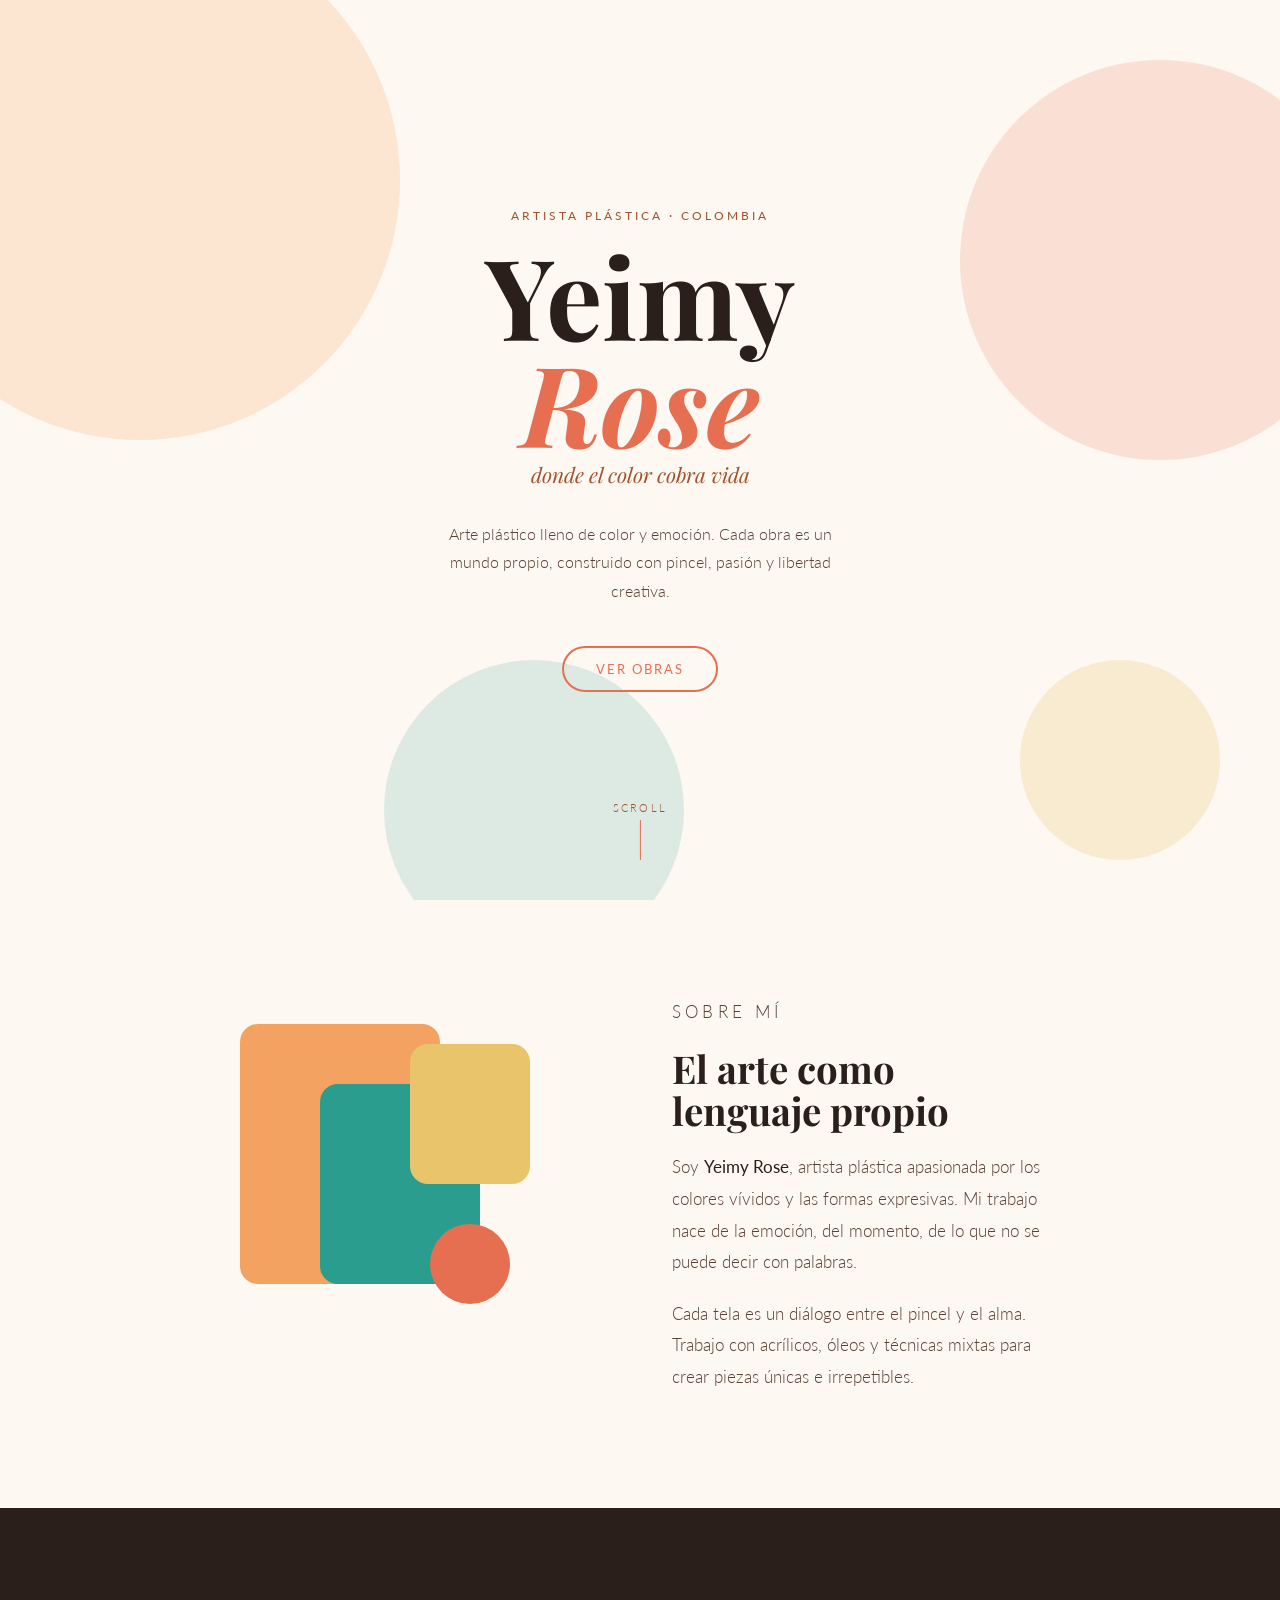
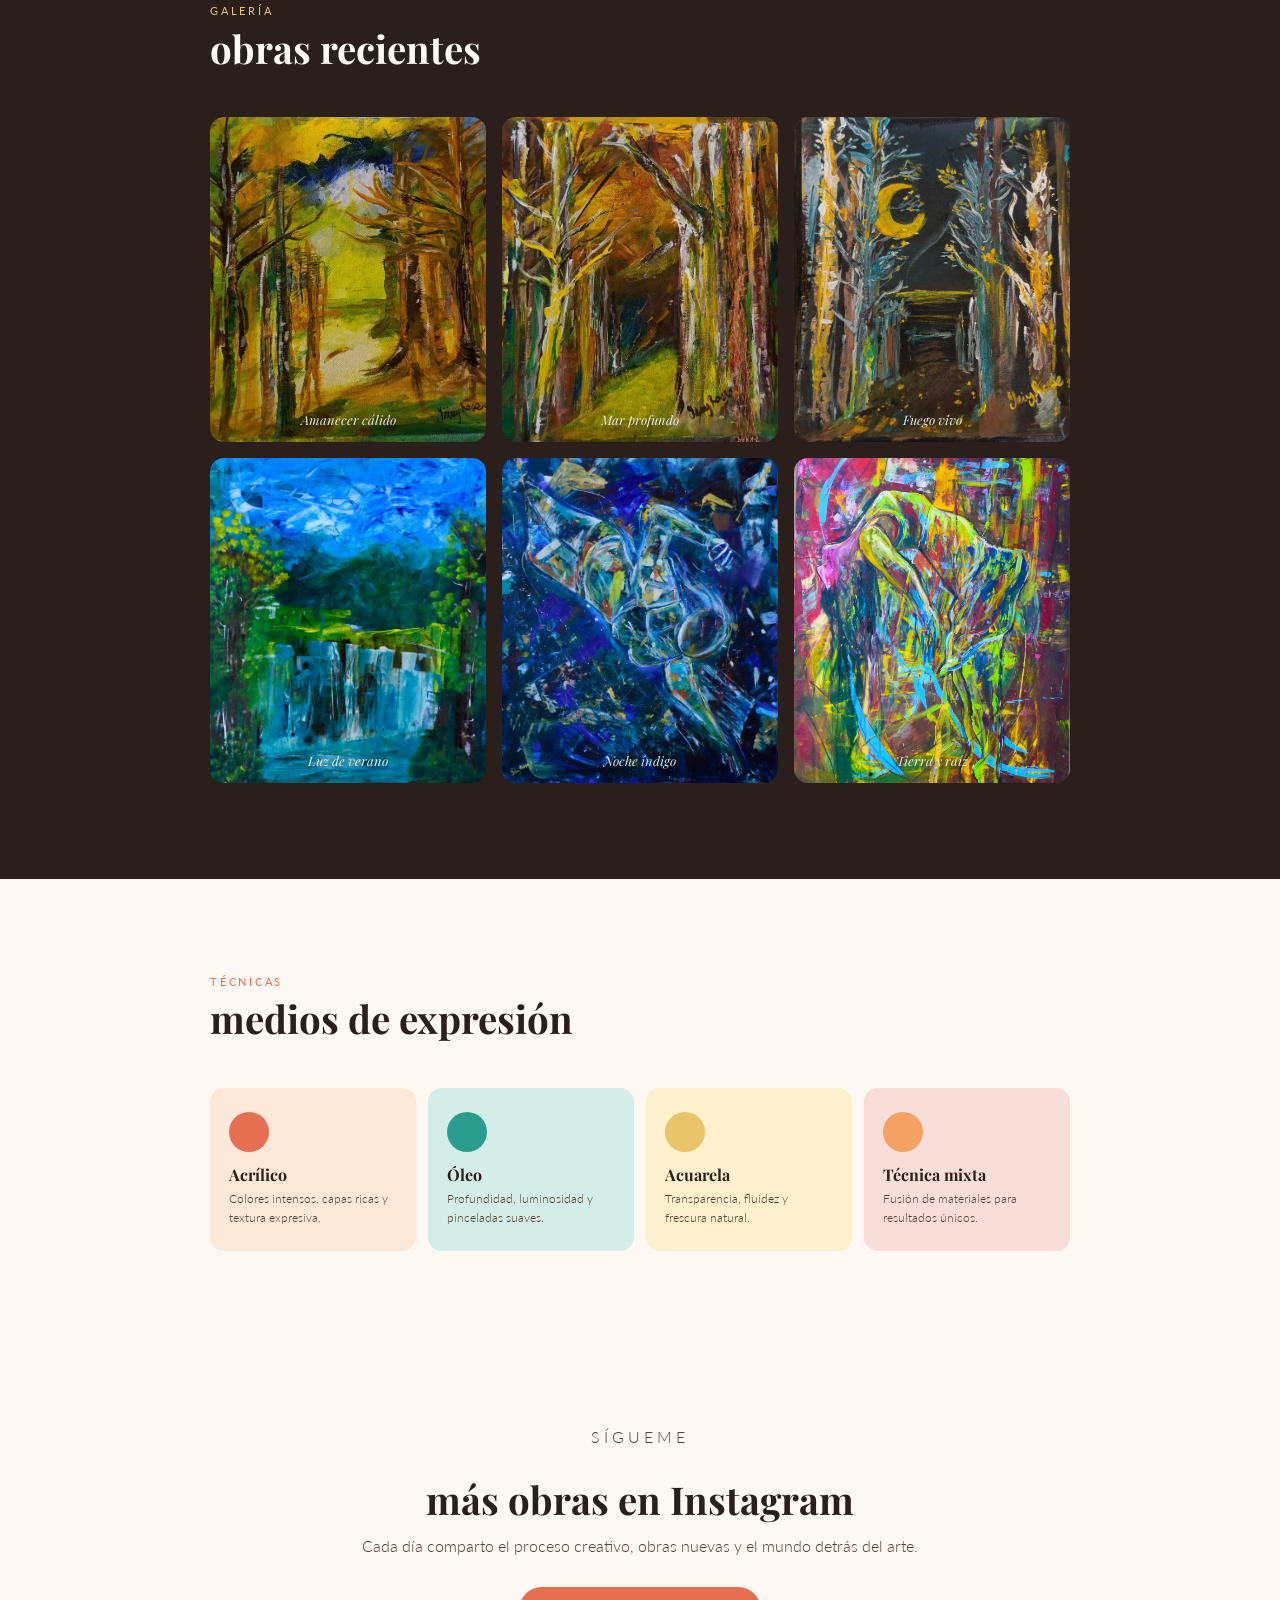
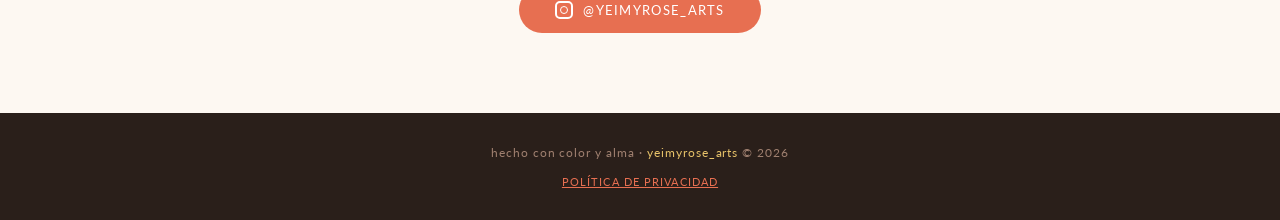
<file: Yeimy Rose/index.html>
<!doctype html>
<html lang="es">
  <head>
    <meta charset="UTF-8" />
    <meta name="viewport" content="width=device-width, initial-scale=1.0" />
    <title>Yeimy Rose | Arte Plástico</title>
    <link rel="stylesheet" href="styles.css" />
  </head>
  <body>

    <header>
      <div class="blob blob1"></div>
      <div class="blob blob2"></div>
      <div class="blob blob3"></div>
      <div class="blob blob4"></div>
      <div class="hero-inner">
        <p class="hero-tag">Artista plástica · Colombia</p>
        <h1 class="hero-name">Yeimy<br /><em>Rose</em></h1>
        <p class="hero-sub">donde el color cobra vida</p>
        <p class="hero-desc">
          Arte plástico lleno de color y emoción. Cada obra es un mundo propio,
          construido con pincel, pasión y libertad creativa.
        </p>
        <a href="#galeria" class="btn-art">Ver obras</a>
      </div>
      <div class="scroll-hint">
        <span>scroll</span>
        <div class="scroll-line"></div>
      </div>
    </header>

    <section style="background: #fdf8f2">
      <div class="about-wrap">
        <div class="about-art">
          <div class="paint-block pb1"></div>
          <div class="paint-block pb2"></div>
          <div class="paint-block pb3"></div>
          <div class="paint-block pb4"></div>
        </div>
        <div class="about-text">
          <p class="sec-label">sobre mí</p>
          <h2 class="sec-title" style="margin-bottom: 1.2rem">
            El arte como<br />lenguaje propio
          </h2>
          <p>
            Soy <strong>Yeimy Rose</strong>, artista plástica apasionada por los
            colores vívidos y las formas expresivas. Mi trabajo nace de la emoción,
            del momento, de lo que no se puede decir con palabras.
          </p>
          <p>
            Cada tela es un diálogo entre el pincel y el alma. Trabajo con
            acrílicos, óleos y técnicas mixtas para crear piezas únicas e
            irrepetibles.
          </p>
        </div>
      </div>
    </section>

    <section class="gallery-sec" id="galeria">
      <div style="max-width: 860px; margin: 0 auto">
        <p class="sec-label">galería</p>
        <h2 class="sec-title">obras recientes</h2>
      </div>
      <div class="gallery-grid">
        <a href="detalle_obra.html" class="g-item" style="text-decoration: none">
          <img src="imagenes/obras.jpg" alt="Amanecer cálido" />
          <div class="g-title">Amanecer cálido</div>
          <div class="g-overlay"><span>ver obra</span></div>
        </a>
        <a href="detalle_obra2.html" class="g-item" style="text-decoration: none">
          <img src="imagenes/obras 2.jpg" alt="Mar profundo" />
          <div class="g-title">Mar profundo</div>
          <div class="g-overlay"><span>ver obra</span></div>
        </a>
        <a href="detalle_obra3.html" class="g-item" style="text-decoration: none">
          <img src="imagenes/obras 3.jpg" alt="Fuego vivo" />
          <div class="g-title">Fuego vivo</div>
          <div class="g-overlay"><span>ver obra</span></div>
        </a>
        <a href="detalle_obra4.html" class="g-item" style="text-decoration: none">
          <img src="imagenes/obras 4.jpg" alt="Luz de verano" />
          <div class="g-title">Luz de verano</div>
          <div class="g-overlay"><span>ver obra</span></div>
        </a>
        <a href="detalle_obra5.html" class="g-item" style="text-decoration: none">
          <img src="imagenes/obras 5.jpg" alt="Noche índigo" />
          <div class="g-title">Noche índigo</div>
          <div class="g-overlay"><span>ver obra</span></div>
        </a>
        <a href="detalle_obra6.html" class="g-item" style="text-decoration: none">
          <img src="imagenes/obras 6.jpg" alt="Tierra y raíz" />
          <div class="g-title">Tierra y raíz</div>
          <div class="g-overlay"><span>ver obra</span></div>
        </a>
      </div>
    </section>

    <section style="padding: 6rem 2rem; background: #fdf8f2">
      <div class="medium-sec">
        <p class="sec-label">técnicas</p>
        <h2 class="sec-title">medios de expresión</h2>
        <div class="mediums">
          <div class="med-card">
            <div class="med-icon"></div>
            <div class="med-name">Acrílico</div>
            <div class="med-desc">Colores intensos, capas ricas y textura expresiva.</div>
          </div>
          <div class="med-card">
            <div class="med-icon"></div>
            <div class="med-name">Óleo</div>
            <div class="med-desc">Profundidad, luminosidad y pinceladas suaves.</div>
          </div>
          <div class="med-card">
            <div class="med-icon"></div>
            <div class="med-name">Acuarela</div>
            <div class="med-desc">Transparencia, fluidez y frescura natural.</div>
          </div>
          <div class="med-card">
            <div class="med-icon"></div>
            <div class="med-name">Técnica mixta</div>
            <div class="med-desc">Fusión de materiales para resultados únicos.</div>
          </div>
        </div>
      </div>
    </section>

    <section class="insta-sec">
      <p class="sec-label">sígueme</p>
      <h2 class="sec-title">más obras en Instagram</h2>
      <p>Cada día comparto el proceso creativo, obras nuevas y el mundo detrás del arte.</p>
      <a href="https://www.instagram.com/yeimyrose_arts" target="_blank" class="insta-btn">
        <span class="insta-icon"></span>
        @yeimyrose_arts
      </a>
    </section>

    <footer>
      <p>hecho con color y alma · <span>yeimyrose_arts</span> © 2026</p>
      <button id="btn-privacidad" class="btn-footer">Política de Privacidad</button>
    </footer>

    <div id="modal-privacidad" class="modal-oculto">
      <div class="modal-contenido">
        <span class="cerrar-modal" id="cerrar-privacidad">&times;</span>
        <h2>Política de Privacidad</h2>
        <div class="texto-legal">
          <p>Última actualización: Junio de 2026</p>
          <h3>1. Información que recopilamos</h3>
          <p>Al interactuar con esta página web (al enviar un formulario de contacto, suscribirse al boletín o adquirir una obra de arte), podemos recopilar información personal como tu nombre, dirección de correo electrónico, número de teléfono y dirección de envío.</p>
          <h3>2. Uso de tu información</h3>
          <p>Los datos proporcionados se utilizarán exclusivamente para:</p>
          <ul>
            <li>Responder a tus consultas sobre obras, comisiones o exposiciones.</li>
            <li>Procesar y enviar pedidos de piezas de arte.</li>
            <li>Enviar actualizaciones sobre nuevas colecciones o eventos artísticos (solo si has dado tu consentimiento explícito).</li>
          </ul>
          <h3>3. Protección y uso compartido de datos</h3>
          <p>Tus datos son tratados con estricta confidencialidad. No vendemos, alquilamos ni compartimos tu información personal con terceros, a excepción de los proveedores de servicios necesarios para el funcionamiento del sitio.</p>
          <h3>4. Tus derechos</h3>
          <p>Tienes derecho a acceder, rectificar, limitar o solicitar la eliminación de tus datos personales en cualquier momento. Puedes ponerte en contacto enviando un correo a contacto@yeimyrose.com.</p>
        </div>
      </div>
    </div>

    <script>
      const modal = document.getElementById("modal-privacidad");
      const btn = document.getElementById("btn-privacidad");
      const spanCerrar = document.getElementById("cerrar-privacidad");

      btn.onclick = function () { modal.style.display = "block"; };
      spanCerrar.onclick = function () { modal.style.display = "none"; };
      window.onclick = function (event) {
        if (event.target === modal) modal.style.display = "none";
      };
    </script>

  </body>
</html>
</file>
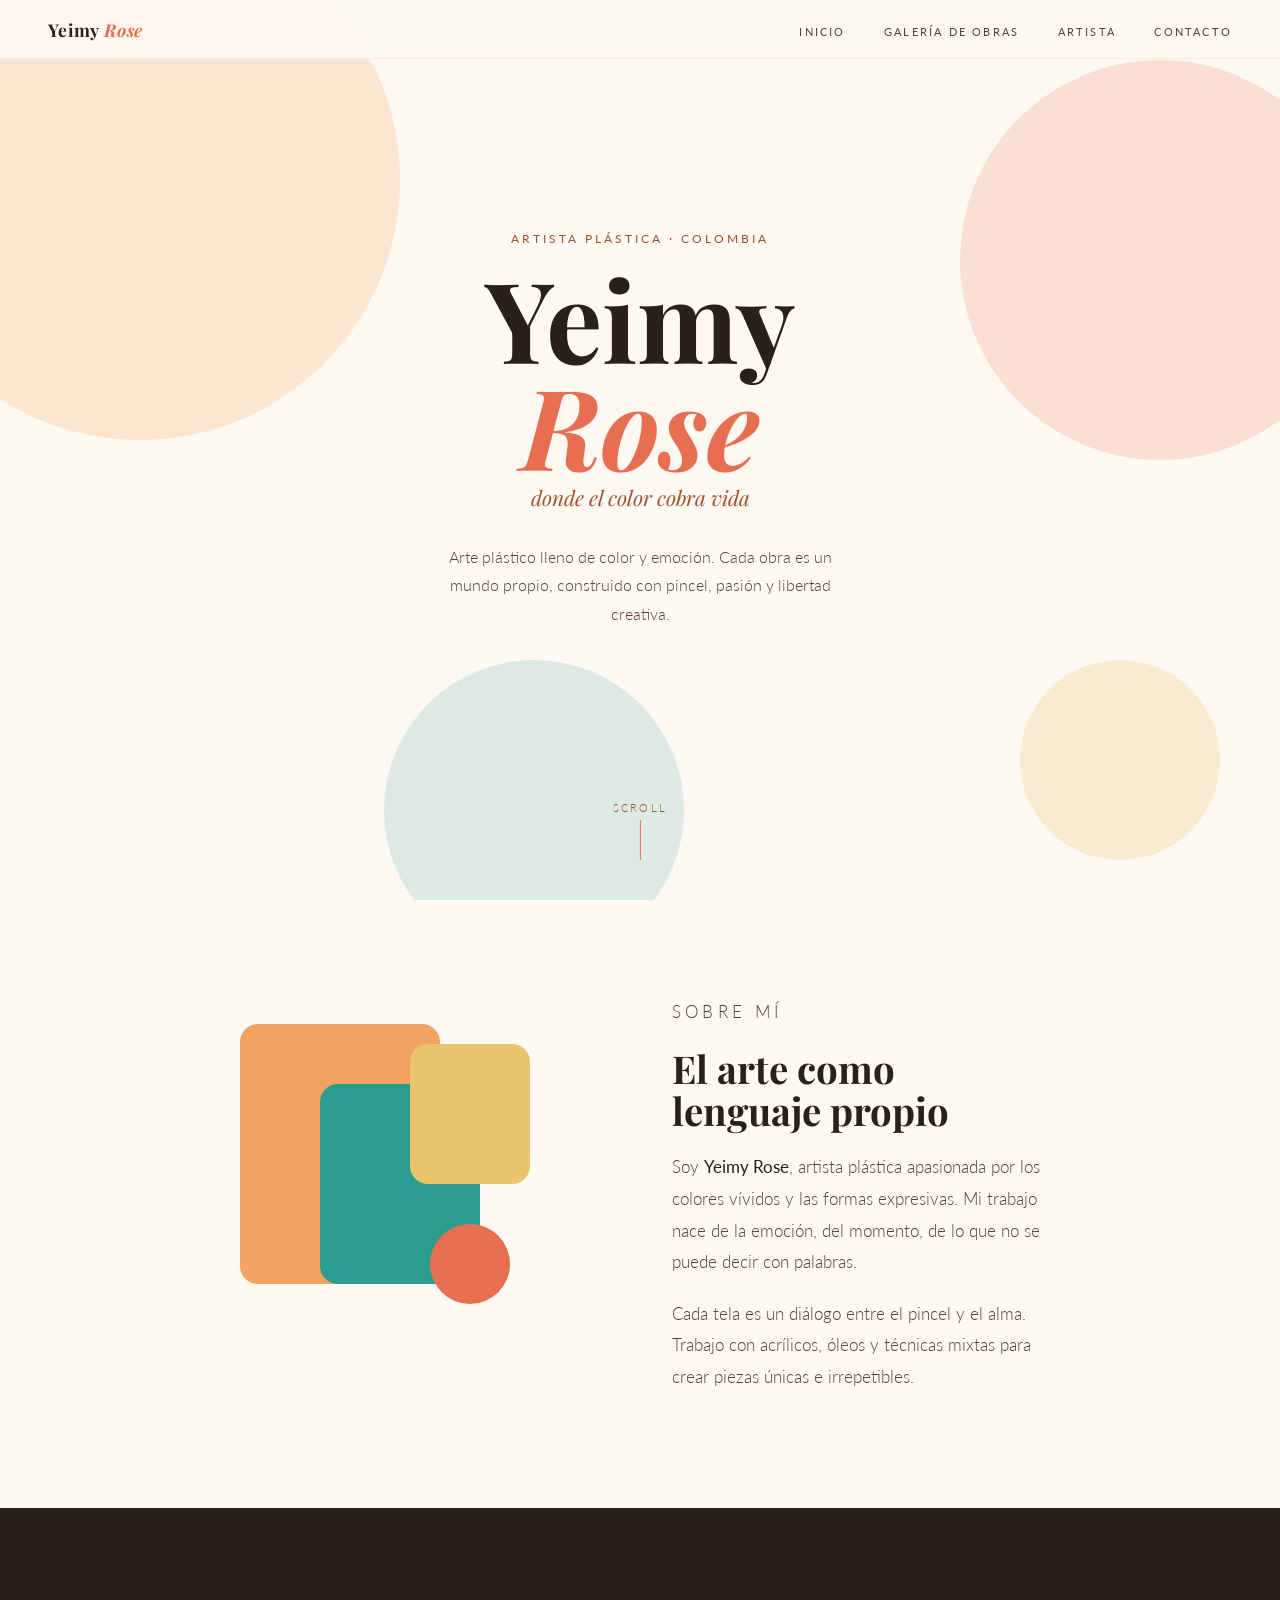
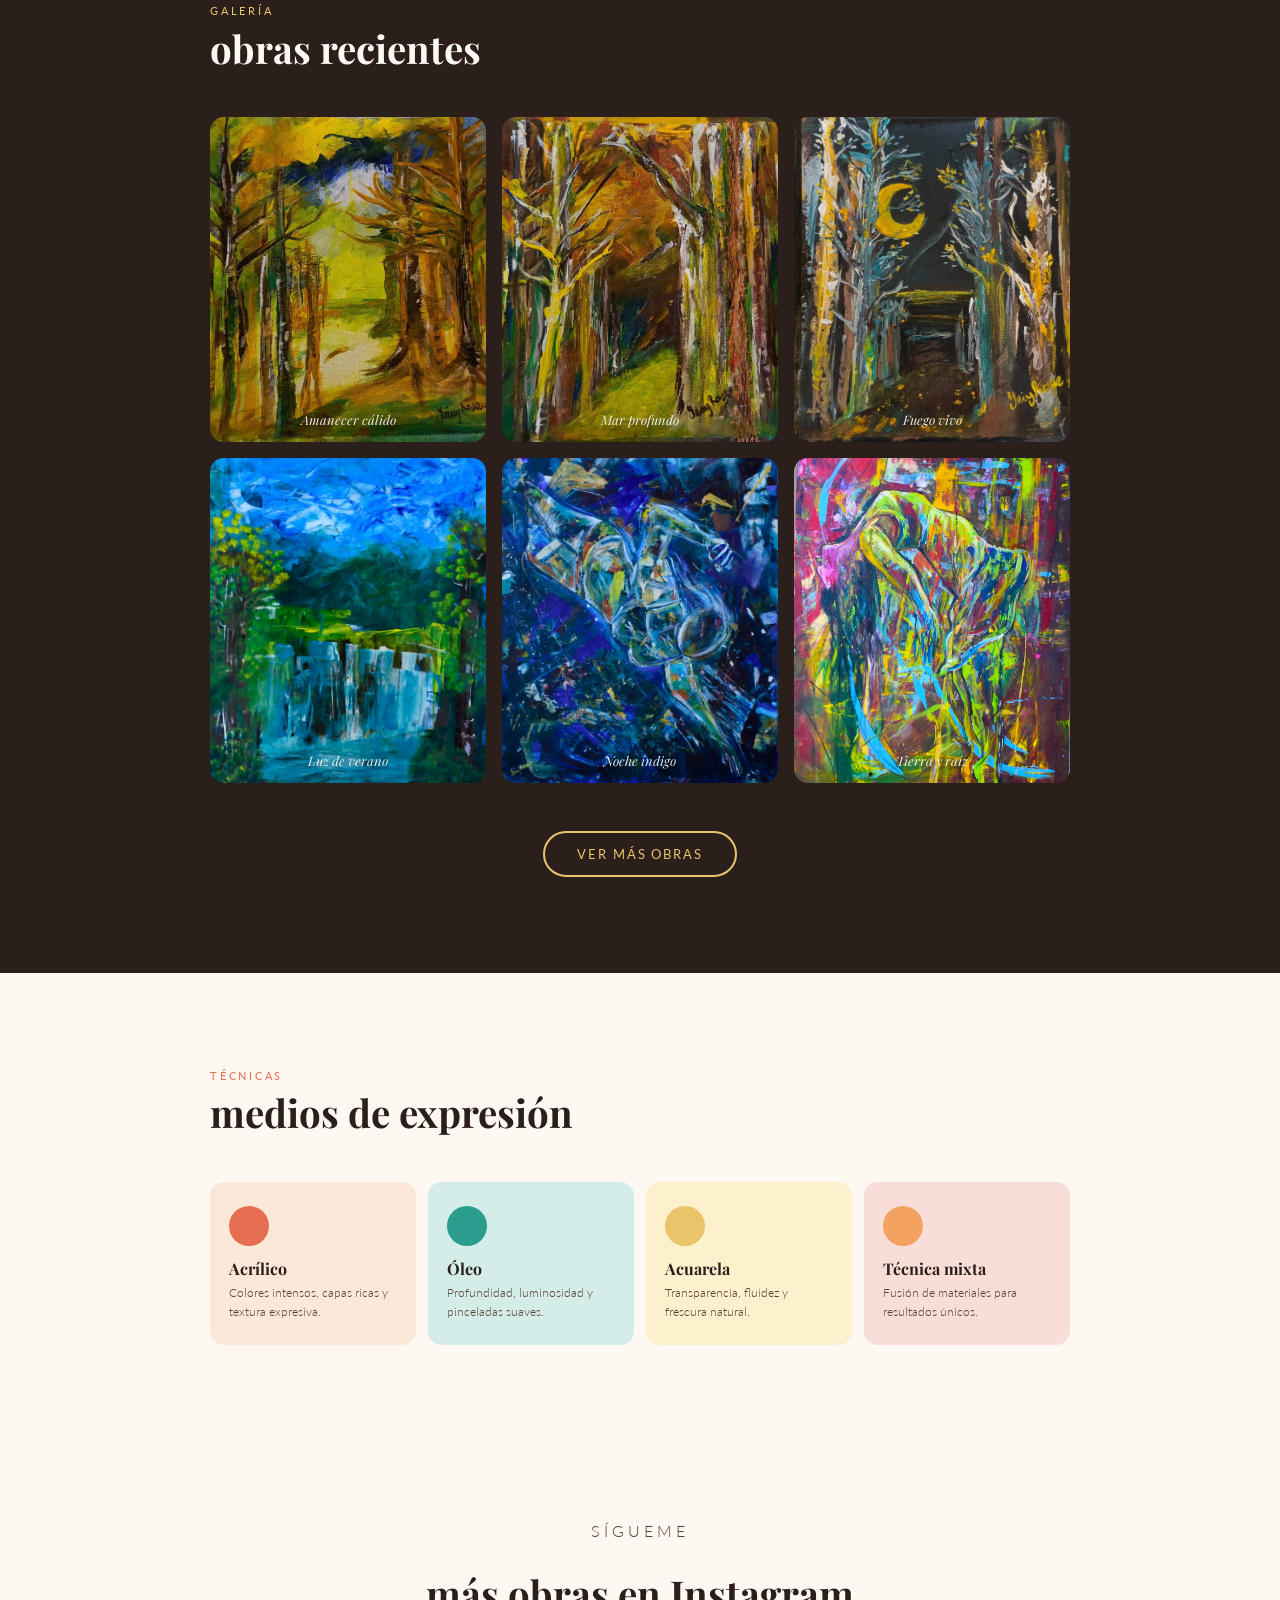
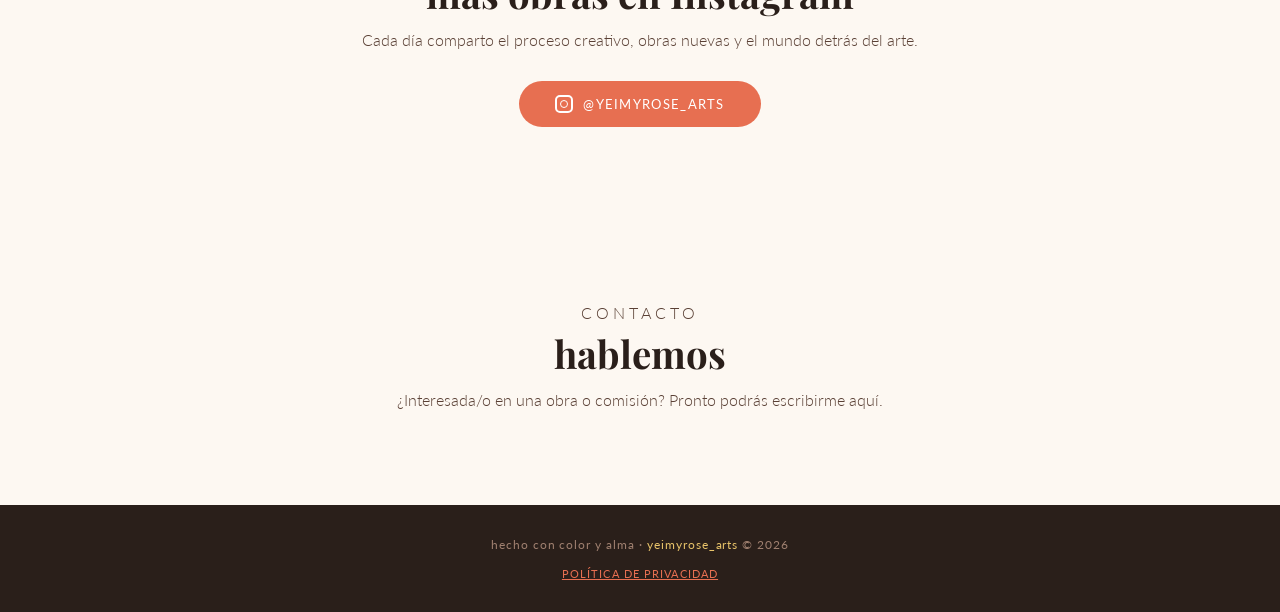
<file: Yeimy_Pagina_web/Yeimy Rose/index.html>
<!doctype html>
<html lang="es">
  <head>
    <meta charset="UTF-8" />
    <meta name="viewport" content="width=device-width, initial-scale=1.0" />
    <title>Yeimy Rose | Arte Plástico</title>
    <link rel="stylesheet" href="css/index.css" />
  </head>
  <body>

    <nav class="navbar" id="navbar">
      <a href="#inicio" class="nav-logo">Yeimy <em>Rose</em></a>
      <ul class="nav-links">
        <li><a href="#inicio">Inicio</a></li>
        <li><a href="#galeria">Galería de Obras</a></li>
        <li><a href="#artista">Artista</a></li>
        <li><a href="#contacto">Contacto</a></li>
      </ul>
    </nav>

    <header id="inicio">
      <div class="blob blob1"></div>
      <div class="blob blob2"></div>
      <div class="blob blob3"></div>
      <div class="blob blob4"></div>
      <div class="hero-inner">
        <p class="hero-tag">Artista plástica · Colombia</p>
        <h1 class="hero-name">Yeimy<br /><em>Rose</em></h1>
        <p class="hero-sub">donde el color cobra vida</p>
        <p class="hero-desc">
          Arte plástico lleno de color y emoción. Cada obra es un mundo propio,
          construido con pincel, pasión y libertad creativa.
        </p>
      </div>
      <div class="scroll-hint">
        <span>scroll</span>
        <div class="scroll-line"></div>
      </div>
    </header>

    <section id="artista" style="background: #fdf8f2">
      <div class="about-wrap">
        <div class="about-art">
          <div class="paint-block pb1"></div>
          <div class="paint-block pb2"></div>
          <div class="paint-block pb3"></div>
          <div class="paint-block pb4"></div>
        </div>
        <div class="about-text">
          <p class="sec-label">sobre mí</p>
          <h2 class="sec-title" style="margin-bottom: 1.2rem">
            El arte como<br />lenguaje propio
          </h2>
          <p>
            Soy <strong>Yeimy Rose</strong>, artista plástica apasionada por los
            colores vívidos y las formas expresivas. Mi trabajo nace de la emoción,
            del momento, de lo que no se puede decir con palabras.
          </p>
          <p>
            Cada tela es un diálogo entre el pincel y el alma. Trabajo con
            acrílicos, óleos y técnicas mixtas para crear piezas únicas e
            irrepetibles.
          </p>
        </div>
      </div>
    </section>

    <section class="gallery-sec" id="galeria">
      <div style="max-width: 860px; margin: 0 auto">
        <p class="sec-label">galería</p>
        <h2 class="sec-title">obras recientes</h2>
      </div>
      <div class="gallery-grid">
        <a href="html/detalle_obra.html" class="g-item" style="text-decoration: none">
          <img src="imagenes/obras.jpg" alt="Amanecer cálido" />
          <div class="g-title">Amanecer cálido</div>
          <div class="g-overlay"><span>ver obra</span></div>
        </a>
        <a href="html/detalle_obra2.html" class="g-item" style="text-decoration: none">
          <img src="imagenes/obras 2.jpg" alt="Mar profundo" />
          <div class="g-title">Mar profundo</div>
          <div class="g-overlay"><span>ver obra</span></div>
        </a>
        <a href="html/detalle_obra3.html" class="g-item" style="text-decoration: none">
          <img src="imagenes/obras 3.jpg" alt="Fuego vivo" />
          <div class="g-title">Fuego vivo</div>
          <div class="g-overlay"><span>ver obra</span></div>
        </a>
        <a href="html/detalle_obra4.html" class="g-item" style="text-decoration: none">
          <img src="imagenes/obras 4.jpg" alt="Luz de verano" />
          <div class="g-title">Luz de verano</div>
          <div class="g-overlay"><span>ver obra</span></div>
        </a>
        <a href="html/detalle_obra5.html" class="g-item" style="text-decoration: none">
          <img src="imagenes/obras 5.jpg" alt="Noche índigo" />
          <div class="g-title">Noche índigo</div>
          <div class="g-overlay"><span>ver obra</span></div>
        </a>
        <a href="html/detalle_obra6.html" class="g-item" style="text-decoration: none">
          <img src="imagenes/obras 6.jpg" alt="Tierra y raíz" />
          <div class="g-title">Tierra y raíz</div>
          <div class="g-overlay"><span>ver obra</span></div>
        </a>
      </div>
      <div class="gallery-more">
        <a href="html/galeria.html" class="btn-more-art">Ver más obras</a>
      </div>
    </section>

    <section style="padding: 6rem 2rem; background: #fdf8f2">
      <div class="medium-sec">
        <p class="sec-label">técnicas</p>
        <h2 class="sec-title">medios de expresión</h2>
        <div class="mediums">
          <div class="med-card">
            <div class="med-icon"></div>
            <div class="med-name">Acrílico</div>
            <div class="med-desc">Colores intensos, capas ricas y textura expresiva.</div>
          </div>
          <div class="med-card">
            <div class="med-icon"></div>
            <div class="med-name">Óleo</div>
            <div class="med-desc">Profundidad, luminosidad y pinceladas suaves.</div>
          </div>
          <div class="med-card">
            <div class="med-icon"></div>
            <div class="med-name">Acuarela</div>
            <div class="med-desc">Transparencia, fluidez y frescura natural.</div>
          </div>
          <div class="med-card">
            <div class="med-icon"></div>
            <div class="med-name">Técnica mixta</div>
            <div class="med-desc">Fusión de materiales para resultados únicos.</div>
          </div>
        </div>
      </div>
    </section>

    <section class="insta-sec">
      <p class="sec-label">sígueme</p>
      <h2 class="sec-title">más obras en Instagram</h2>
      <p>Cada día comparto el proceso creativo, obras nuevas y el mundo detrás del arte.</p>
      <a href="https://www.instagram.com/yeimyrose_arts" target="_blank" class="insta-btn">
        <span class="insta-icon"></span>
        @yeimyrose_arts
      </a>
    </section>

    <section class="contact-sec" id="contacto">
      <p class="sec-label">contacto</p>
      <h2 class="sec-title">hablemos</h2>
      <p>¿Interesada/o en una obra o comisión? Pronto podrás escribirme aquí.</p>
    </section>

    <footer>
      <p>hecho con color y alma · <span>yeimyrose_arts</span> © 2026</p>
      <button id="btn-privacidad" class="btn-footer">Política de Privacidad</button>
    </footer>

    <div id="modal-privacidad" class="modal-oculto">
      <div class="modal-contenido">
        <span class="cerrar-modal" id="cerrar-privacidad">&times;</span>
        <h2>Política de Privacidad</h2>
        <div class="texto-legal">
          <p>Última actualización: Junio de 2026</p>
          <h3>1. Información que recopilamos</h3>
          <p>Al interactuar con esta página web (al enviar un formulario de contacto, suscribirse al boletín o adquirir una obra de arte), podemos recopilar información personal como tu nombre, dirección de correo electrónico, número de teléfono y dirección de envío.</p>
          <h3>2. Uso de tu información</h3>
          <p>Los datos proporcionados se utilizarán exclusivamente para:</p>
          <ul>
            <li>Responder a tus consultas sobre obras, comisiones o exposiciones.</li>
            <li>Procesar y enviar pedidos de piezas de arte.</li>
            <li>Enviar actualizaciones sobre nuevas colecciones o eventos artísticos (solo si has dado tu consentimiento explícito).</li>
          </ul>
          <h3>3. Protección y uso compartido de datos</h3>
          <p>Tus datos son tratados con estricta confidencialidad. No vendemos, alquilamos ni compartimos tu información personal con terceros, a excepción de los proveedores de servicios necesarios para el funcionamiento del sitio.</p>
          <h3>4. Tus derechos</h3>
          <p>Tienes derecho a acceder, rectificar, limitar o solicitar la eliminación de tus datos personales en cualquier momento. Puedes ponerte en contacto enviando un correo a contacto@yeimyrose.com.</p>
        </div>
      </div>
    </div>

    <script>
      const modal = document.getElementById("modal-privacidad");
      const btn = document.getElementById("btn-privacidad");
      const spanCerrar = document.getElementById("cerrar-privacidad");

      btn.onclick = function () { modal.style.display = "block"; };
      spanCerrar.onclick = function () { modal.style.display = "none"; };
      window.onclick = function (event) {
        if (event.target === modal) modal.style.display = "none";
      };

      const navbar = document.getElementById("navbar");
      window.addEventListener("scroll", function () {
        if (window.scrollY > 40) {
          navbar.classList.add("scrolled");
        } else {
          navbar.classList.remove("scrolled");
        }
      });
    </script>

  </body>
</html>
</file>
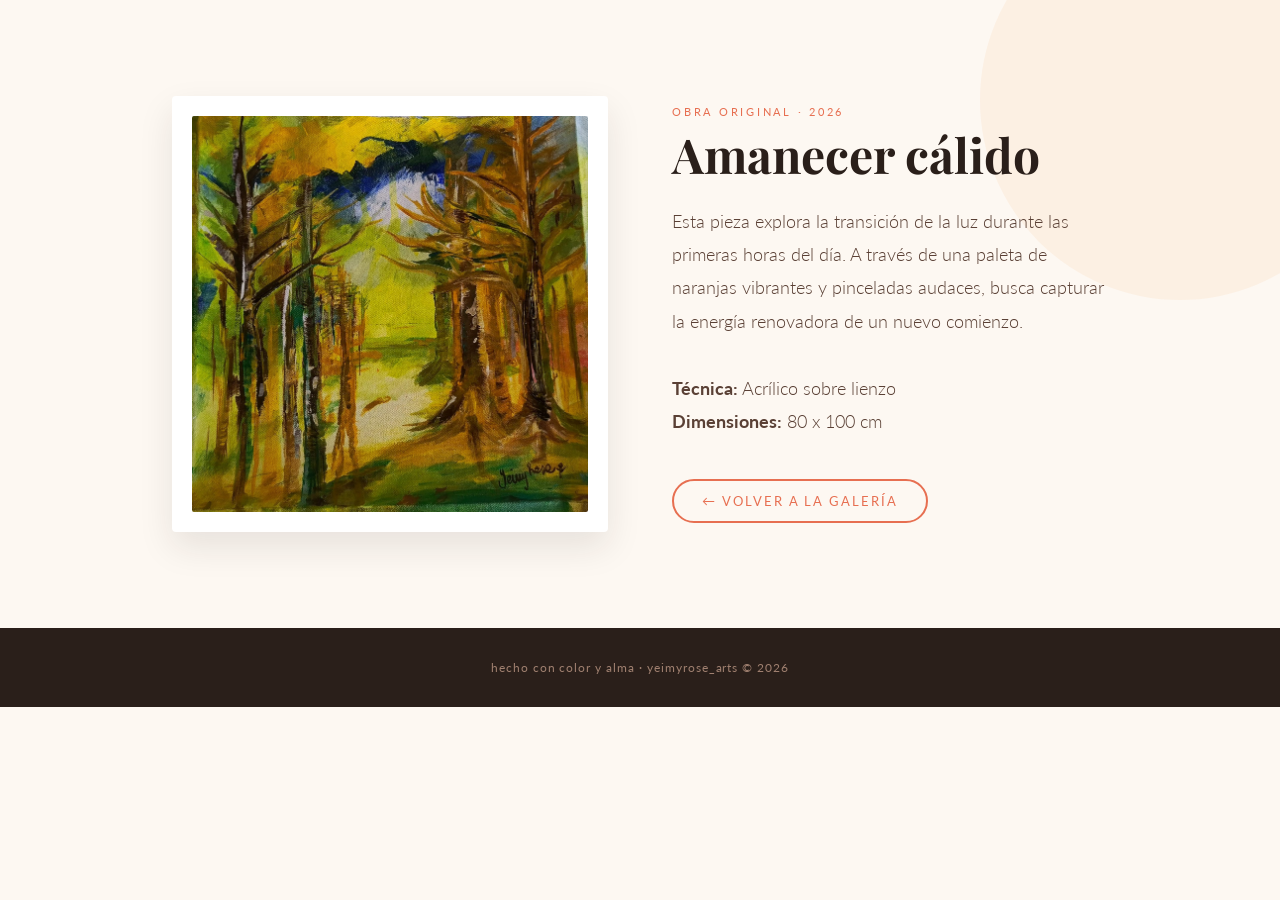
<file: Yeimy Rose/detalle_obra.html>
<!doctype html>
<html lang="es">
  <head>
    <meta charset="UTF-8" />
    <meta name="viewport" content="width=device-width, initial-scale=1.0" />
    <title>Amanecer cálido | Yeimy Rose</title>
    <link rel="stylesheet" href="detalle.css" />
  </head>
  <body>
    <div class="blob blob-det"></div>

    <main class="detail-container">
      <div class="artwork-frame">
        <img src="imagenes/obras.jpg" alt="Amanecer cálido" />
      </div>

      <div class="artwork-info">
        <p class="sec-label">Obra Original · 2026</p>
        <h1 class="sec-title">Amanecer cálido</h1>
        <div class="artwork-desc">
          <p>Esta pieza explora la transición de la luz durante las primeras horas del día. A través de una paleta de naranjas vibrantes y pinceladas audaces, busca capturar la energía renovadora de un nuevo comienzo.</p>
          <br />
          <p>
            <strong>Técnica:</strong> Acrílico sobre lienzo<br />
            <strong>Dimensiones:</strong> 80 x 100 cm
          </p>
        </div>
        <a href="index.html" class="btn-back">← Volver a la galería</a>
      </div>
    </main>

    <footer>
      <p>hecho con color y alma · <span>yeimyrose_arts</span> © 2026</p>
    </footer>
  </body>
</html>
</file>
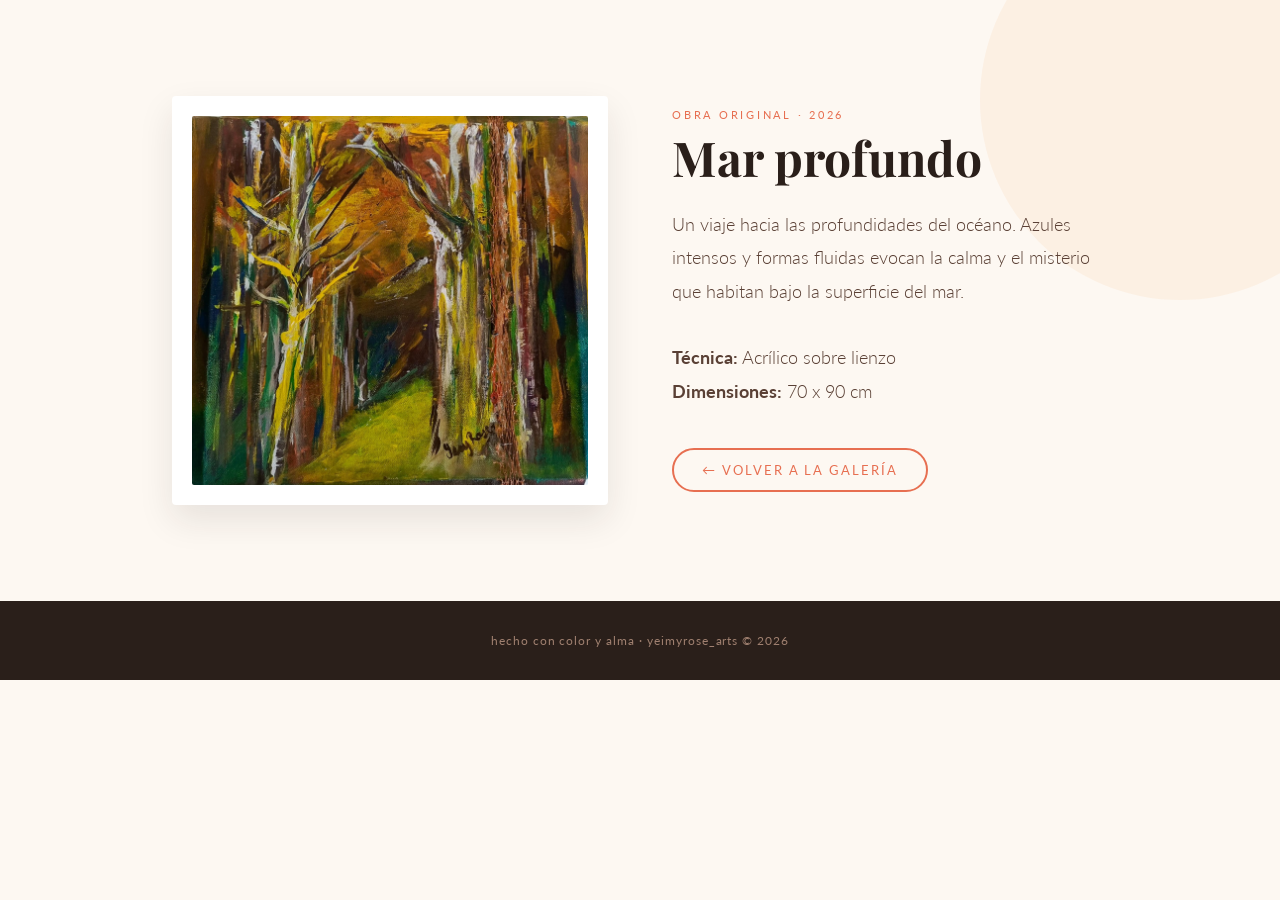
<file: Yeimy Rose/detalle_obra2.html>
<!doctype html>
<html lang="es">
  <head>
    <meta charset="UTF-8" />
    <meta name="viewport" content="width=device-width, initial-scale=1.0" />
    <title>Mar profundo | Yeimy Rose</title>
    <link rel="stylesheet" href="detalle.css" />
  </head>
  <body>
    <div class="blob blob-det"></div>

    <main class="detail-container">
      <div class="artwork-frame">
        <img src="imagenes/obras 2.jpg" alt="Mar profundo" />
      </div>

      <div class="artwork-info">
        <p class="sec-label">Obra Original · 2026</p>
        <h1 class="sec-title">Mar profundo</h1>
        <div class="artwork-desc">
          <p>Un viaje hacia las profundidades del océano. Azules intensos y formas fluidas evocan la calma y el misterio que habitan bajo la superficie del mar.</p>
          <br />
          <p>
            <strong>Técnica:</strong> Acrílico sobre lienzo<br />
            <strong>Dimensiones:</strong> 70 x 90 cm
          </p>
        </div>
        <a href="index.html" class="btn-back">← Volver a la galería</a>
      </div>
    </main>

    <footer>
      <p>hecho con color y alma · <span>yeimyrose_arts</span> © 2026</p>
    </footer>
  </body>
</html>
</file>
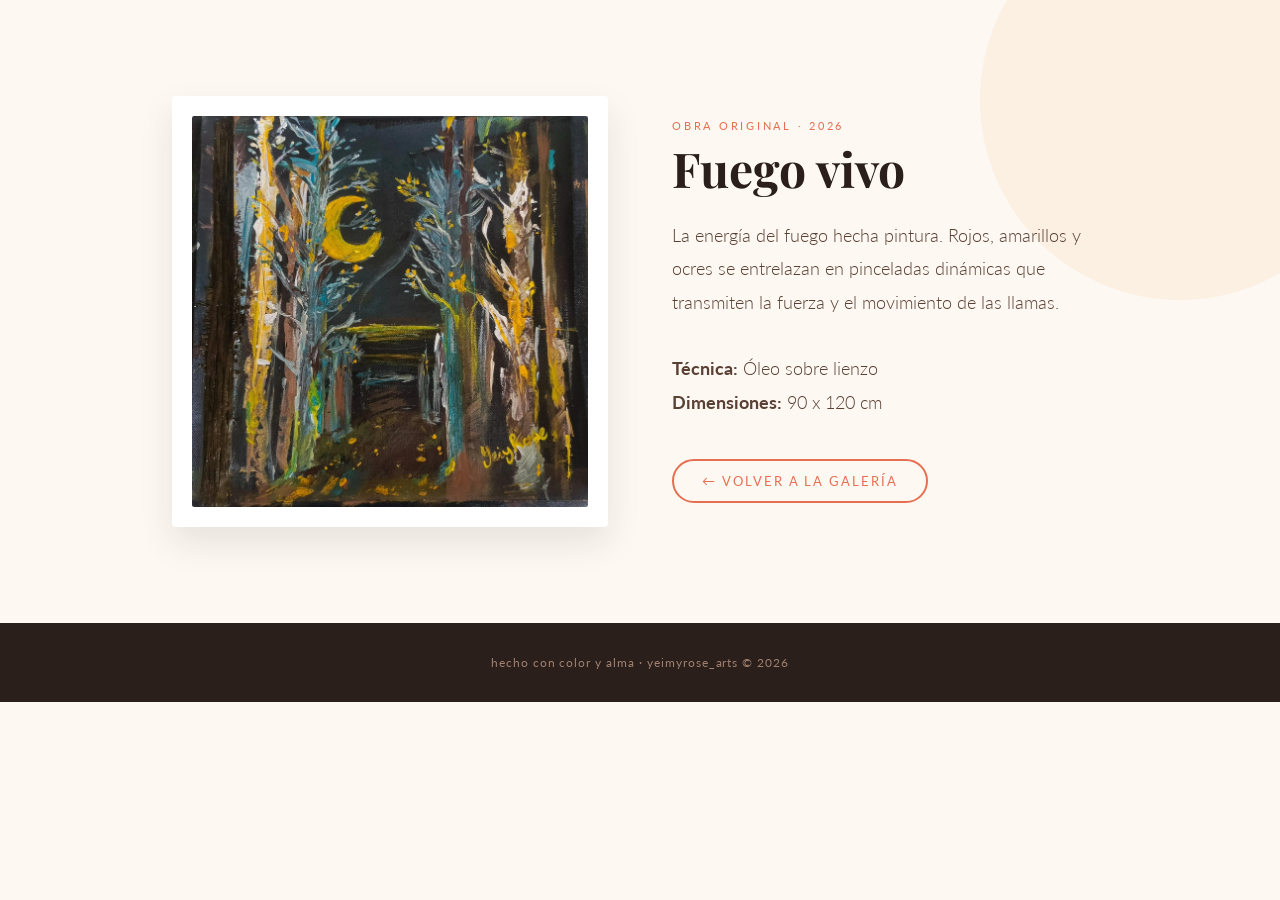
<file: Yeimy Rose/detalle_obra3.html>
<!doctype html>
<html lang="es">
  <head>
    <meta charset="UTF-8" />
    <meta name="viewport" content="width=device-width, initial-scale=1.0" />
    <title>Fuego vivo | Yeimy Rose</title>
    <link rel="stylesheet" href="detalle.css" />
  </head>
  <body>
    <div class="blob blob-det"></div>

    <main class="detail-container">
      <div class="artwork-frame">
        <img src="imagenes/obras 3.jpg" alt="Fuego vivo" />
      </div>

      <div class="artwork-info">
        <p class="sec-label">Obra Original · 2026</p>
        <h1 class="sec-title">Fuego vivo</h1>
        <div class="artwork-desc">
          <p>La energía del fuego hecha pintura. Rojos, amarillos y ocres se entrelazan en pinceladas dinámicas que transmiten la fuerza y el movimiento de las llamas.</p>
          <br />
          <p>
            <strong>Técnica:</strong> Óleo sobre lienzo<br />
            <strong>Dimensiones:</strong> 90 x 120 cm
          </p>
        </div>
        <a href="index.html" class="btn-back">← Volver a la galería</a>
      </div>
    </main>

    <footer>
      <p>hecho con color y alma · <span>yeimyrose_arts</span> © 2026</p>
    </footer>
  </body>
</html>
</file>
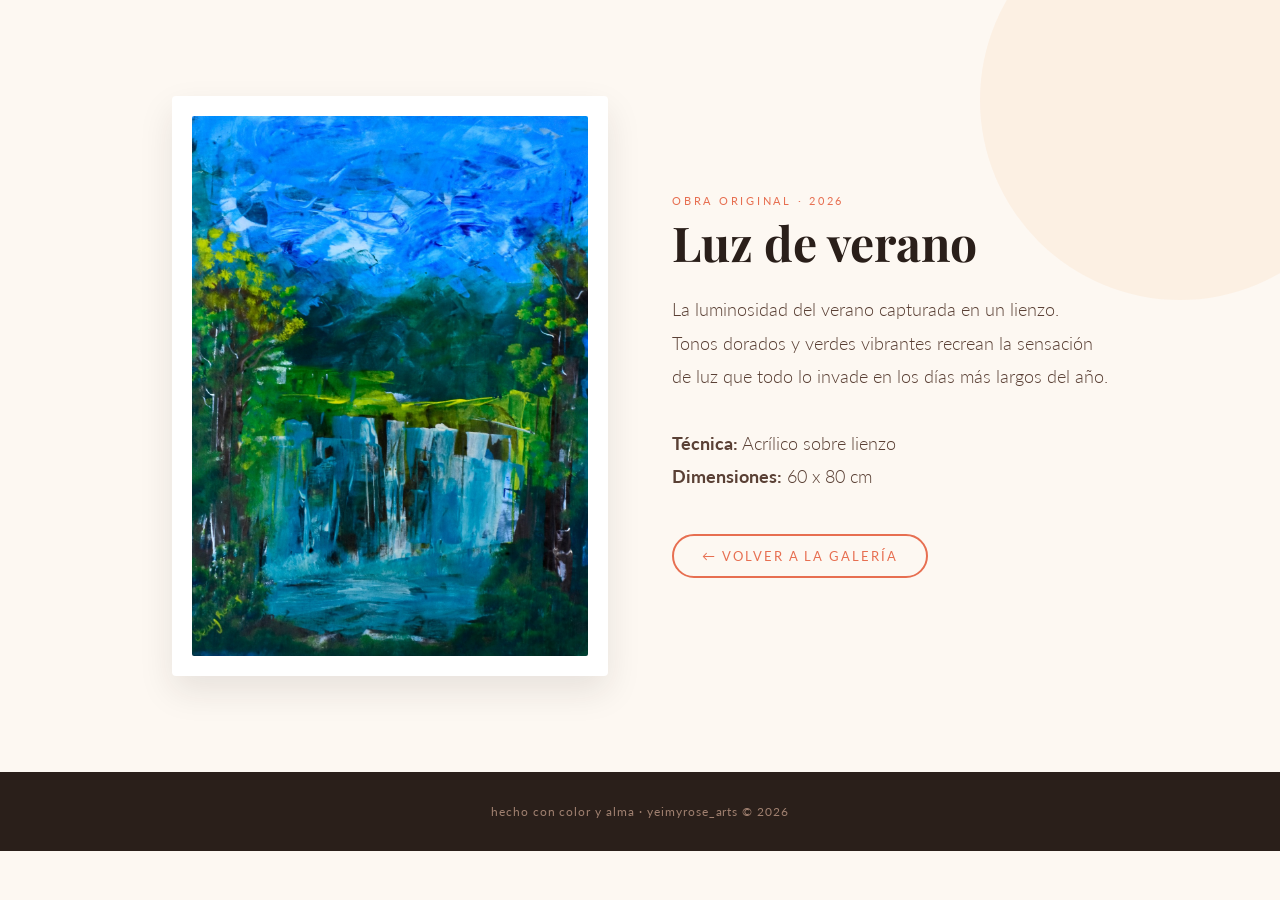
<file: Yeimy Rose/detalle_obra4.html>
<!doctype html>
<html lang="es">
  <head>
    <meta charset="UTF-8" />
    <meta name="viewport" content="width=device-width, initial-scale=1.0" />
    <title>Luz de verano | Yeimy Rose</title>
    <link rel="stylesheet" href="detalle.css" />
  </head>
  <body>
    <div class="blob blob-det"></div>

    <main class="detail-container">
      <div class="artwork-frame">
        <img src="imagenes/obras 4.jpg" alt="Luz de verano" />
      </div>

      <div class="artwork-info">
        <p class="sec-label">Obra Original · 2026</p>
        <h1 class="sec-title">Luz de verano</h1>
        <div class="artwork-desc">
          <p>La luminosidad del verano capturada en un lienzo. Tonos dorados y verdes vibrantes recrean la sensación de luz que todo lo invade en los días más largos del año.</p>
          <br />
          <p>
            <strong>Técnica:</strong> Acrílico sobre lienzo<br />
            <strong>Dimensiones:</strong> 60 x 80 cm
          </p>
        </div>
        <a href="index.html" class="btn-back">← Volver a la galería</a>
      </div>
    </main>

    <footer>
      <p>hecho con color y alma · <span>yeimyrose_arts</span> © 2026</p>
    </footer>
  </body>
</html>
</file>
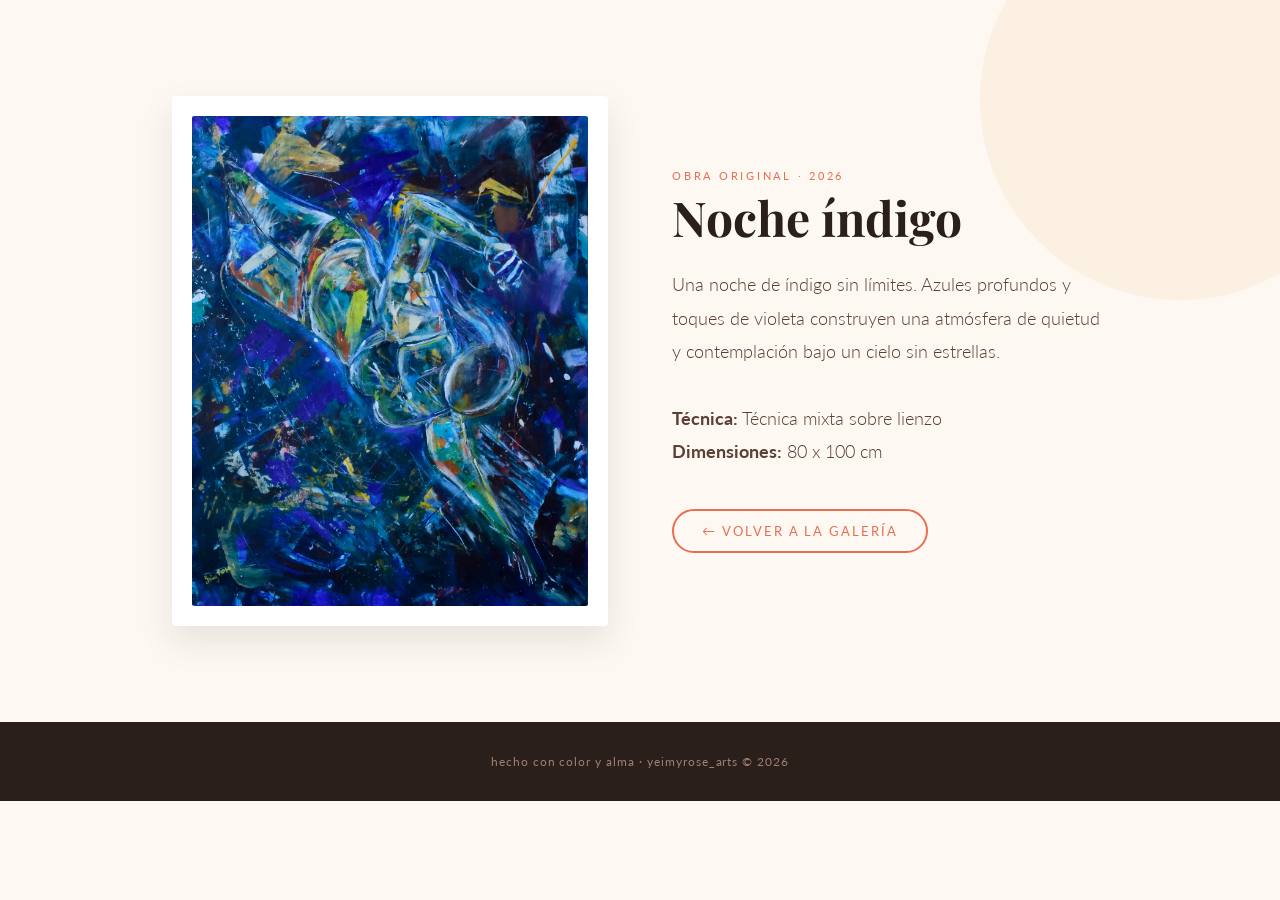
<file: Yeimy Rose/detalle_obra5.html>
<!doctype html>
<html lang="es">
  <head>
    <meta charset="UTF-8" />
    <meta name="viewport" content="width=device-width, initial-scale=1.0" />
    <title>Noche índigo | Yeimy Rose</title>
    <link rel="stylesheet" href="detalle.css" />
  </head>
  <body>
    <div class="blob blob-det"></div>

    <main class="detail-container">
      <div class="artwork-frame">
        <img src="imagenes/obras 5.jpg" alt="Noche índigo" />
      </div>

      <div class="artwork-info">
        <p class="sec-label">Obra Original · 2026</p>
        <h1 class="sec-title">Noche índigo</h1>
        <div class="artwork-desc">
          <p>Una noche de índigo sin límites. Azules profundos y toques de violeta construyen una atmósfera de quietud y contemplación bajo un cielo sin estrellas.</p>
          <br />
          <p>
            <strong>Técnica:</strong> Técnica mixta sobre lienzo<br />
            <strong>Dimensiones:</strong> 80 x 100 cm
          </p>
        </div>
        <a href="index.html" class="btn-back">← Volver a la galería</a>
      </div>
    </main>

    <footer>
      <p>hecho con color y alma · <span>yeimyrose_arts</span> © 2026</p>
    </footer>
  </body>
</html>
</file>
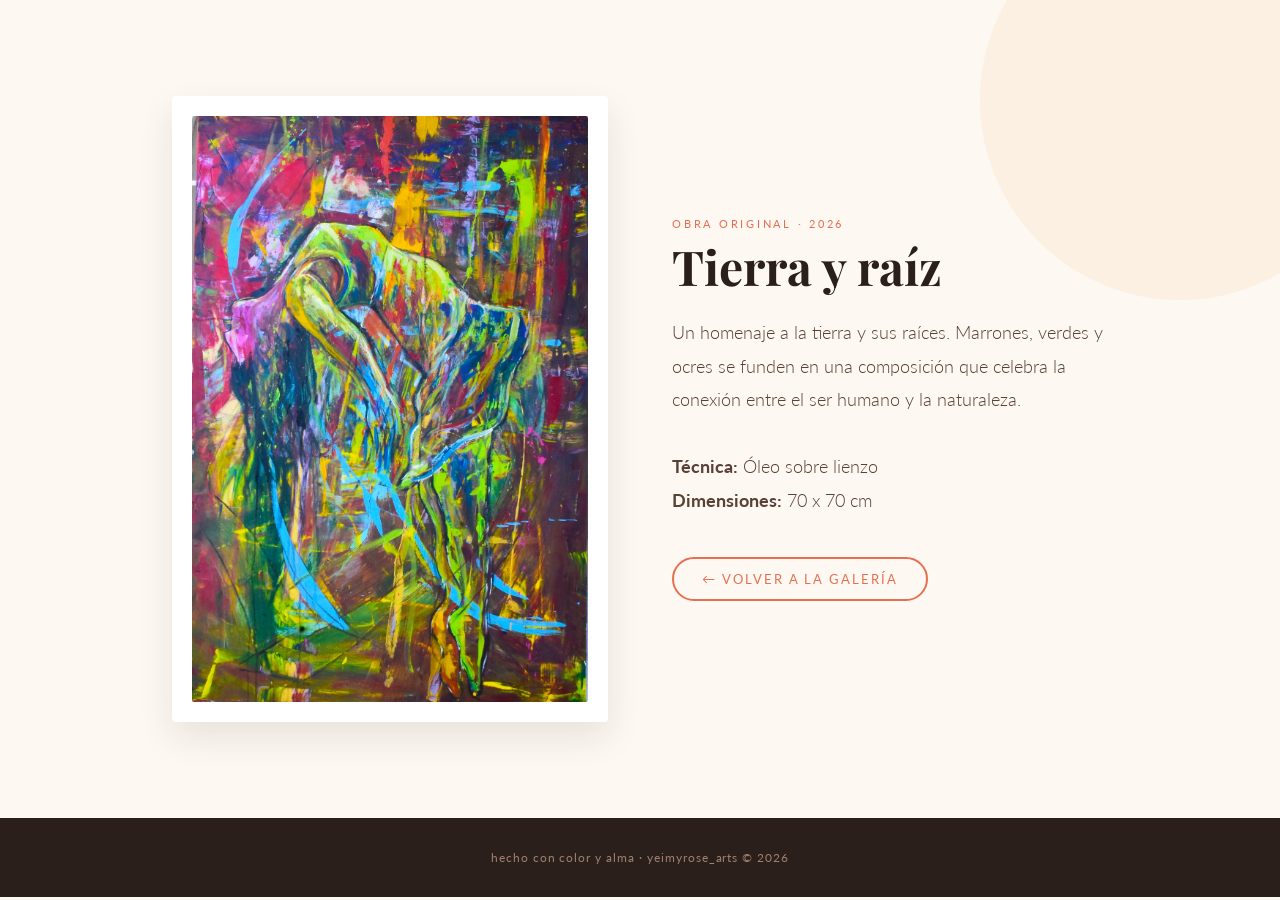
<file: Yeimy Rose/detalle_obra6.html>
<!doctype html>
<html lang="es">
  <head>
    <meta charset="UTF-8" />
    <meta name="viewport" content="width=device-width, initial-scale=1.0" />
    <title>Tierra y raíz | Yeimy Rose</title>
    <link rel="stylesheet" href="detalle.css" />
  </head>
  <body>
    <div class="blob blob-det"></div>

    <main class="detail-container">
      <div class="artwork-frame">
        <img src="imagenes/obras 6.jpg" alt="Tierra y raíz" />
      </div>

      <div class="artwork-info">
        <p class="sec-label">Obra Original · 2026</p>
        <h1 class="sec-title">Tierra y raíz</h1>
        <div class="artwork-desc">
          <p>Un homenaje a la tierra y sus raíces. Marrones, verdes y ocres se funden en una composición que celebra la conexión entre el ser humano y la naturaleza.</p>
          <br />
          <p>
            <strong>Técnica:</strong> Óleo sobre lienzo<br />
            <strong>Dimensiones:</strong> 70 x 70 cm
          </p>
        </div>
        <a href="index.html" class="btn-back">← Volver a la galería</a>
      </div>
    </main>

    <footer>
      <p>hecho con color y alma · <span>yeimyrose_arts</span> © 2026</p>
    </footer>
  </body>
</html>
</file>
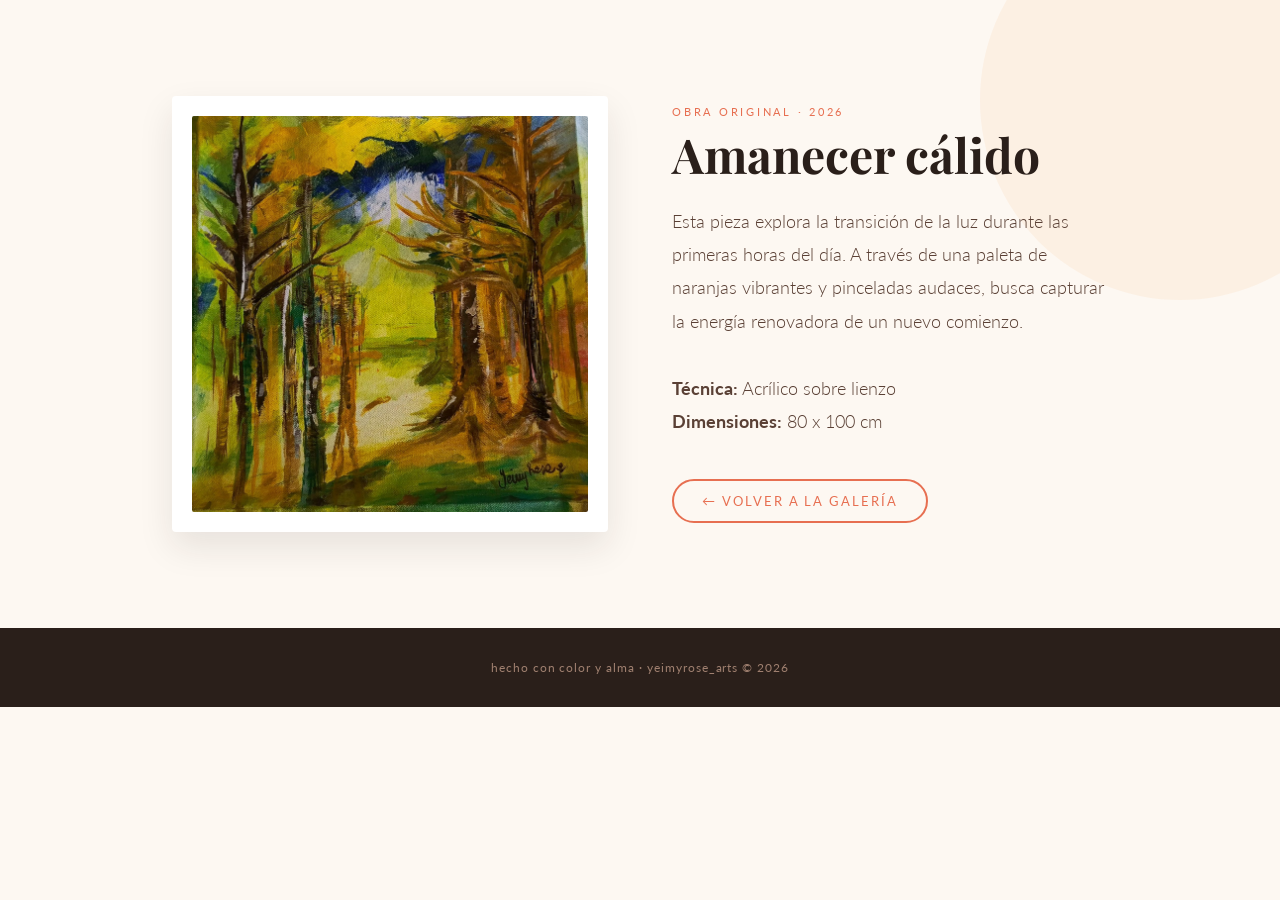
<file: Yeimy_Pagina_web/Yeimy Rose/html/detalle_obra.html>
<!doctype html>
<html lang="es">
  <head>
    <meta charset="UTF-8" />
    <meta name="viewport" content="width=device-width, initial-scale=1.0" />
    <title>Amanecer cálido | Yeimy Rose</title>
    <link rel="stylesheet" href="../css/estilos.css" />
  </head>
  <body>
    <div class="blob blob-det"></div>

    <main class="detail-container">
      <div class="artwork-frame">
        <img src="../imagenes/obras.jpg" alt="Amanecer cálido" />
      </div>

      <div class="artwork-info">
        <p class="sec-label">Obra Original · 2026</p>
        <h1 class="sec-title">Amanecer cálido</h1>
        <div class="artwork-desc">
          <p>Esta pieza explora la transición de la luz durante las primeras horas del día. A través de una paleta de naranjas vibrantes y pinceladas audaces, busca capturar la energía renovadora de un nuevo comienzo.</p>
          <br />
          <p>
            <strong>Técnica:</strong> Acrílico sobre lienzo<br />
            <strong>Dimensiones:</strong> 80 x 100 cm
          </p>
        </div>
        <a href="../index.html" class="btn-back">← Volver a la galería</a>
      </div>
    </main>

    <footer>
      <p>hecho con color y alma · <span>yeimyrose_arts</span> © 2026</p>
    </footer>
  </body>
</html>
</file>
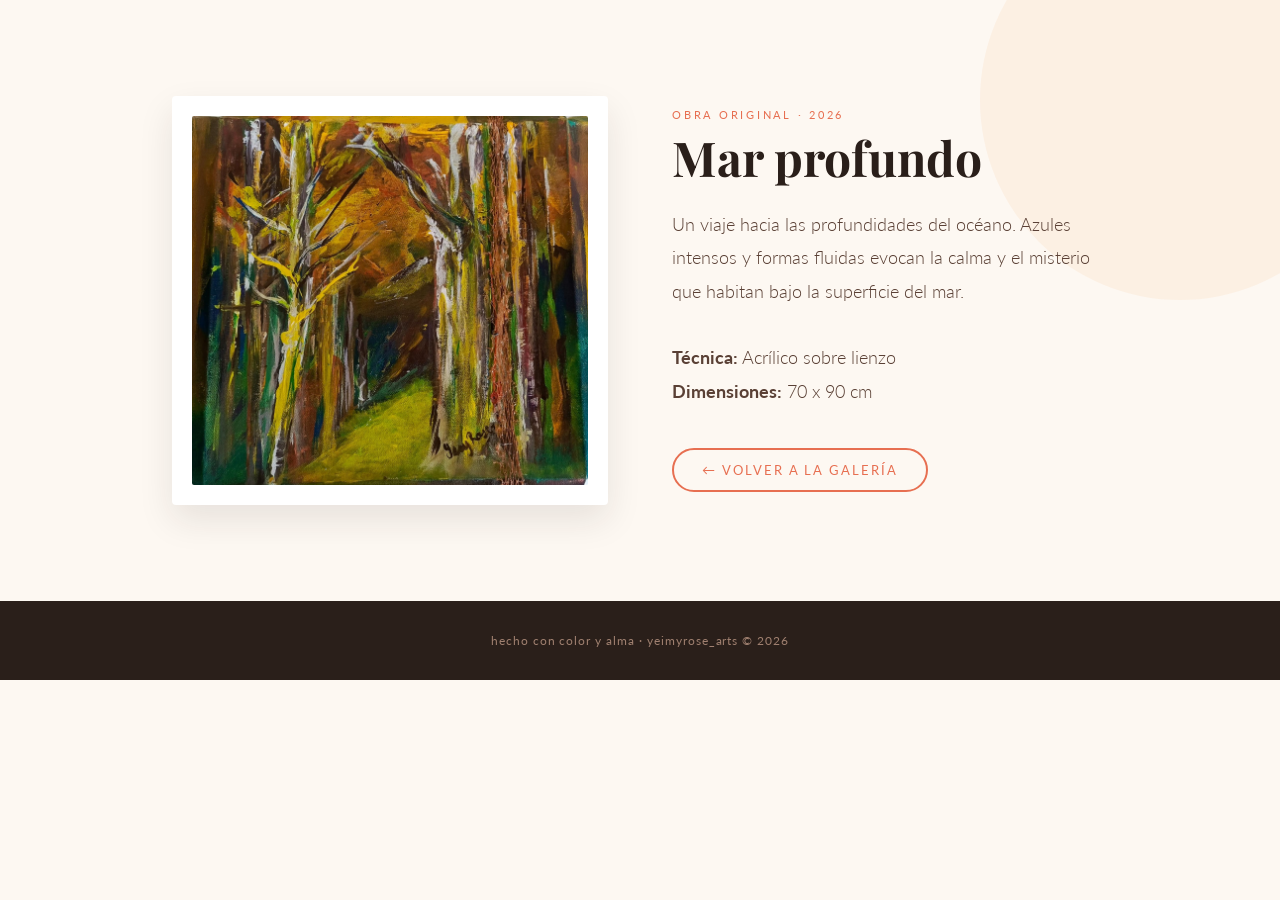
<file: Yeimy_Pagina_web/Yeimy Rose/html/detalle_obra2.html>
<!doctype html>
<html lang="es">
  <head>
    <meta charset="UTF-8" />
    <meta name="viewport" content="width=device-width, initial-scale=1.0" />
    <title>Mar profundo | Yeimy Rose</title>
    <link rel="stylesheet" href="../css/estilos.css" />
  </head>
  <body>
    <div class="blob blob-det"></div>

    <main class="detail-container">
      <div class="artwork-frame">
        <img src="../imagenes/obras 2.jpg" alt="Mar profundo" />
      </div>

      <div class="artwork-info">
        <p class="sec-label">Obra Original · 2026</p>
        <h1 class="sec-title">Mar profundo</h1>
        <div class="artwork-desc">
          <p>Un viaje hacia las profundidades del océano. Azules intensos y formas fluidas evocan la calma y el misterio que habitan bajo la superficie del mar.</p>
          <br />
          <p>
            <strong>Técnica:</strong> Acrílico sobre lienzo<br />
            <strong>Dimensiones:</strong> 70 x 90 cm
          </p>
        </div>
        <a href="../index.html" class="btn-back">← Volver a la galería</a>
      </div>
    </main>

    <footer>
      <p>hecho con color y alma · <span>yeimyrose_arts</span> © 2026</p>
    </footer>
  </body>
</html>
</file>
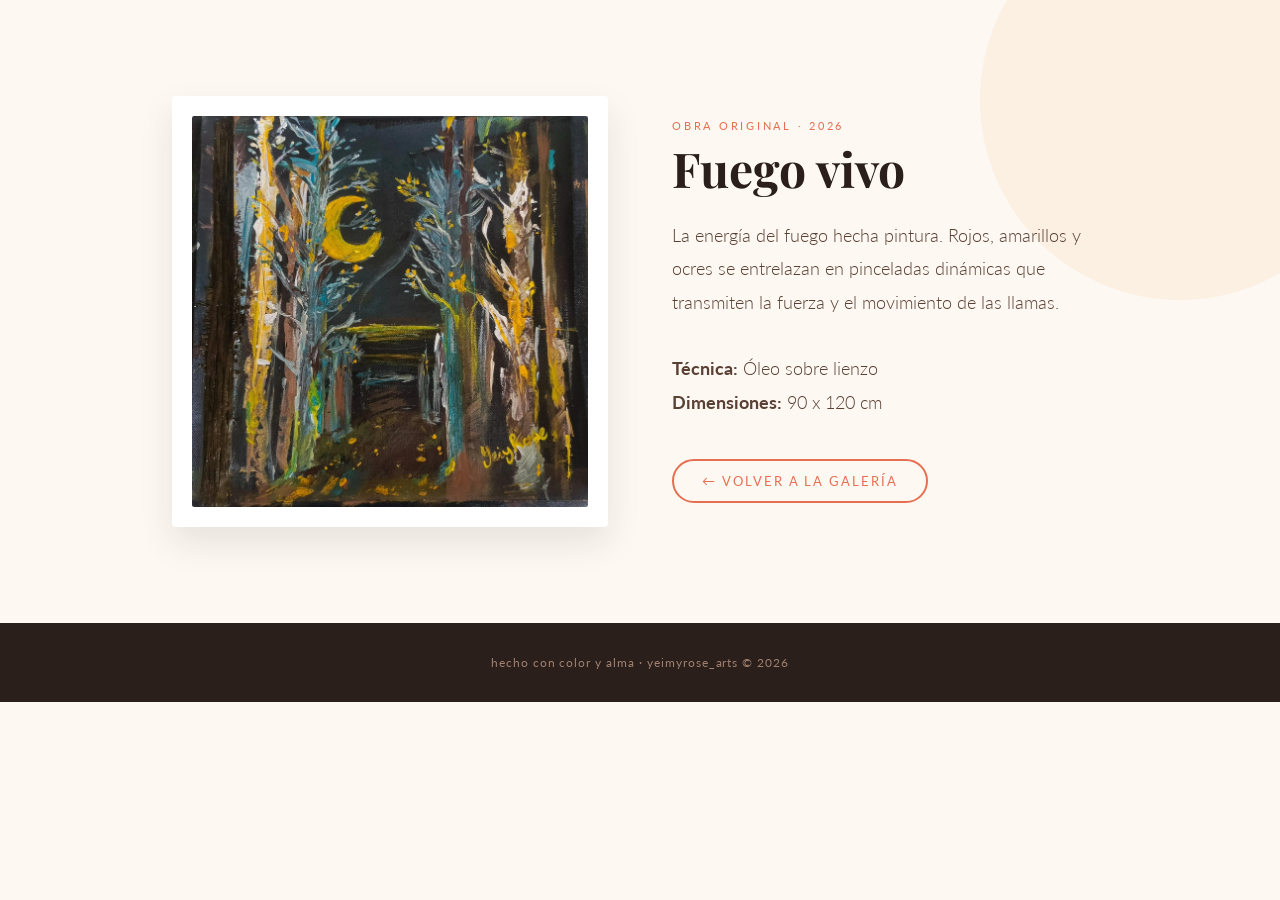
<file: Yeimy_Pagina_web/Yeimy Rose/html/detalle_obra3.html>
<!doctype html>
<html lang="es">
  <head>
    <meta charset="UTF-8" />
    <meta name="viewport" content="width=device-width, initial-scale=1.0" />
    <title>Fuego vivo | Yeimy Rose</title>
    <link rel="stylesheet" href="../css/estilos.css" />
  </head>
  <body>
    <div class="blob blob-det"></div>

    <main class="detail-container">
      <div class="artwork-frame">
        <img src="../imagenes/obras 3.jpg" alt="Fuego vivo" />
      </div>

      <div class="artwork-info">
        <p class="sec-label">Obra Original · 2026</p>
        <h1 class="sec-title">Fuego vivo</h1>
        <div class="artwork-desc">
          <p>La energía del fuego hecha pintura. Rojos, amarillos y ocres se entrelazan en pinceladas dinámicas que transmiten la fuerza y el movimiento de las llamas.</p>
          <br />
          <p>
            <strong>Técnica:</strong> Óleo sobre lienzo<br />
            <strong>Dimensiones:</strong> 90 x 120 cm
          </p>
        </div>
        <a href="../index.html" class="btn-back">← Volver a la galería</a>
      </div>
    </main>

    <footer>
      <p>hecho con color y alma · <span>yeimyrose_arts</span> © 2026</p>
    </footer>
  </body>
</html>
</file>
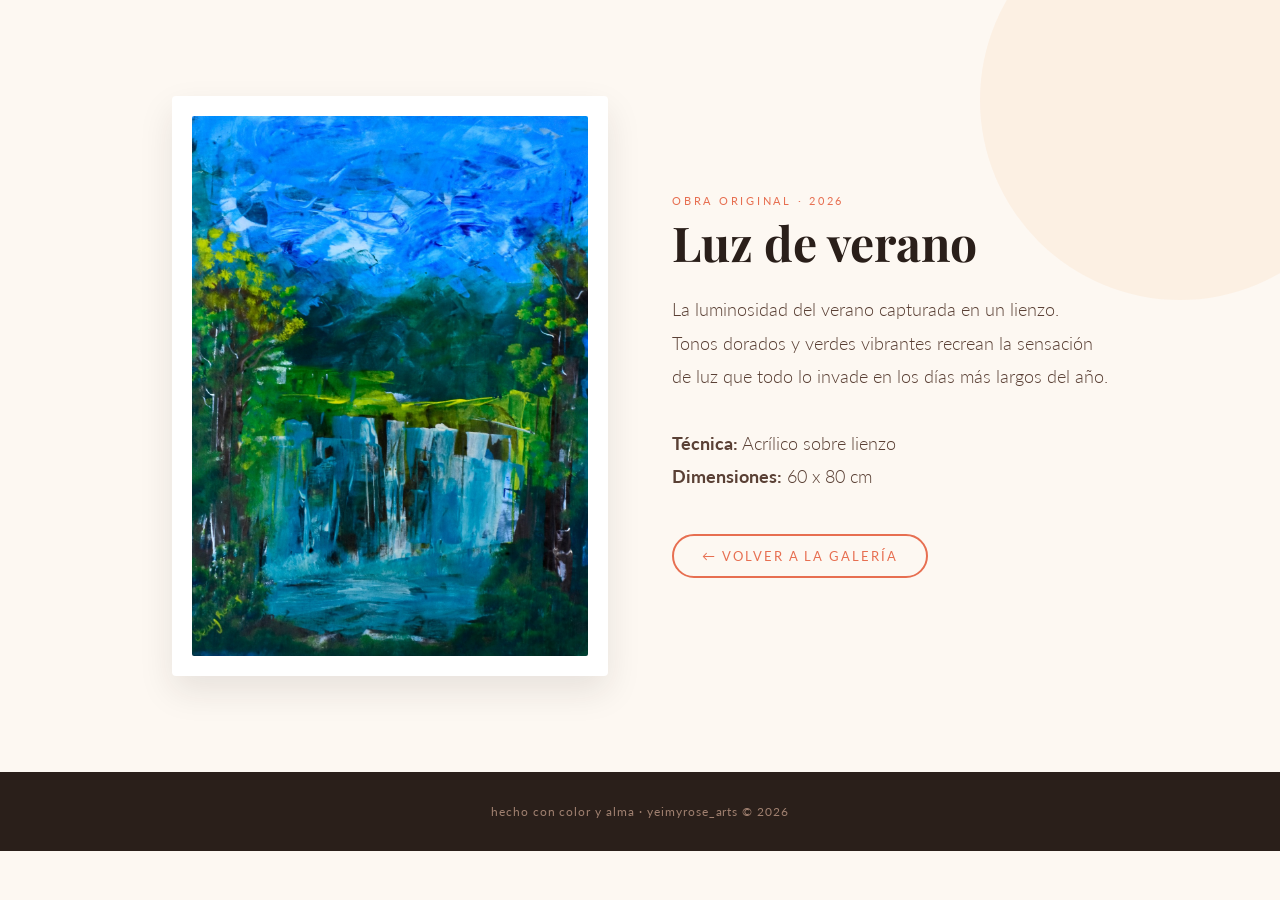
<file: Yeimy_Pagina_web/Yeimy Rose/html/detalle_obra4.html>
<!doctype html>
<html lang="es">
  <head>
    <meta charset="UTF-8" />
    <meta name="viewport" content="width=device-width, initial-scale=1.0" />
    <title>Luz de verano | Yeimy Rose</title>
    <link rel="stylesheet" href="../css/estilos.css" />
  </head>
  <body>
    <div class="blob blob-det"></div>

    <main class="detail-container">
      <div class="artwork-frame">
        <img src="../imagenes/obras 4.jpg" alt="Luz de verano" />
      </div>

      <div class="artwork-info">
        <p class="sec-label">Obra Original · 2026</p>
        <h1 class="sec-title">Luz de verano</h1>
        <div class="artwork-desc">
          <p>La luminosidad del verano capturada en un lienzo. Tonos dorados y verdes vibrantes recrean la sensación de luz que todo lo invade en los días más largos del año.</p>
          <br />
          <p>
            <strong>Técnica:</strong> Acrílico sobre lienzo<br />
            <strong>Dimensiones:</strong> 60 x 80 cm
          </p>
        </div>
        <a href="../index.html" class="btn-back">← Volver a la galería</a>
      </div>
    </main>

    <footer>
      <p>hecho con color y alma · <span>yeimyrose_arts</span> © 2026</p>
    </footer>
  </body>
</html>
</file>
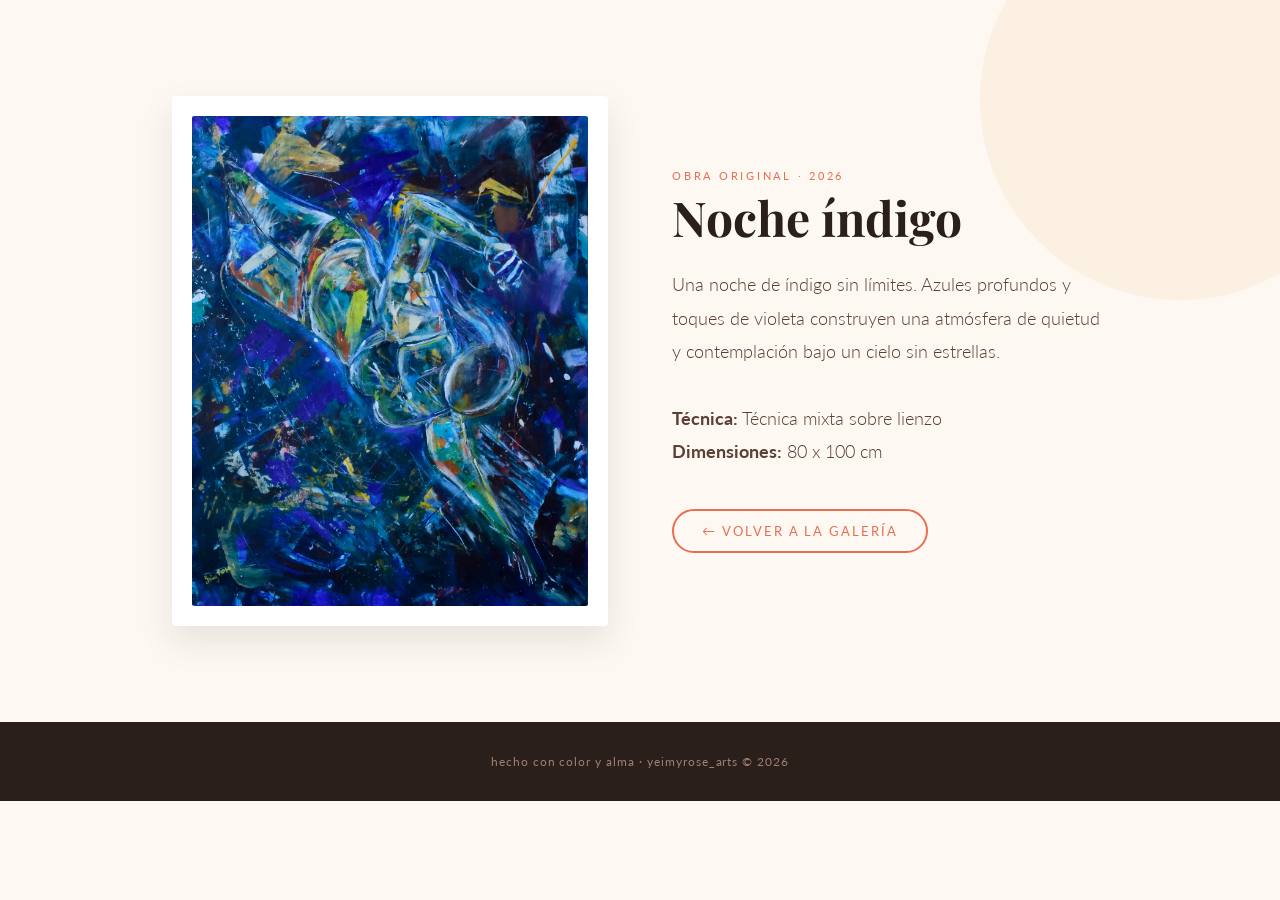
<file: Yeimy_Pagina_web/Yeimy Rose/html/detalle_obra5.html>
<!doctype html>
<html lang="es">
  <head>
    <meta charset="UTF-8" />
    <meta name="viewport" content="width=device-width, initial-scale=1.0" />
    <title>Noche índigo | Yeimy Rose</title>
    <link rel="stylesheet" href="../css/estilos.css" />
  </head>
  <body>
    <div class="blob blob-det"></div>

    <main class="detail-container">
      <div class="artwork-frame">
        <img src="../imagenes/obras 5.jpg" alt="Noche índigo" />
      </div>

      <div class="artwork-info">
        <p class="sec-label">Obra Original · 2026</p>
        <h1 class="sec-title">Noche índigo</h1>
        <div class="artwork-desc">
          <p>Una noche de índigo sin límites. Azules profundos y toques de violeta construyen una atmósfera de quietud y contemplación bajo un cielo sin estrellas.</p>
          <br />
          <p>
            <strong>Técnica:</strong> Técnica mixta sobre lienzo<br />
            <strong>Dimensiones:</strong> 80 x 100 cm
          </p>
        </div>
        <a href="../index.html" class="btn-back">← Volver a la galería</a>
      </div>
    </main>

    <footer>
      <p>hecho con color y alma · <span>yeimyrose_arts</span> © 2026</p>
    </footer>
  </body>
</html>
</file>
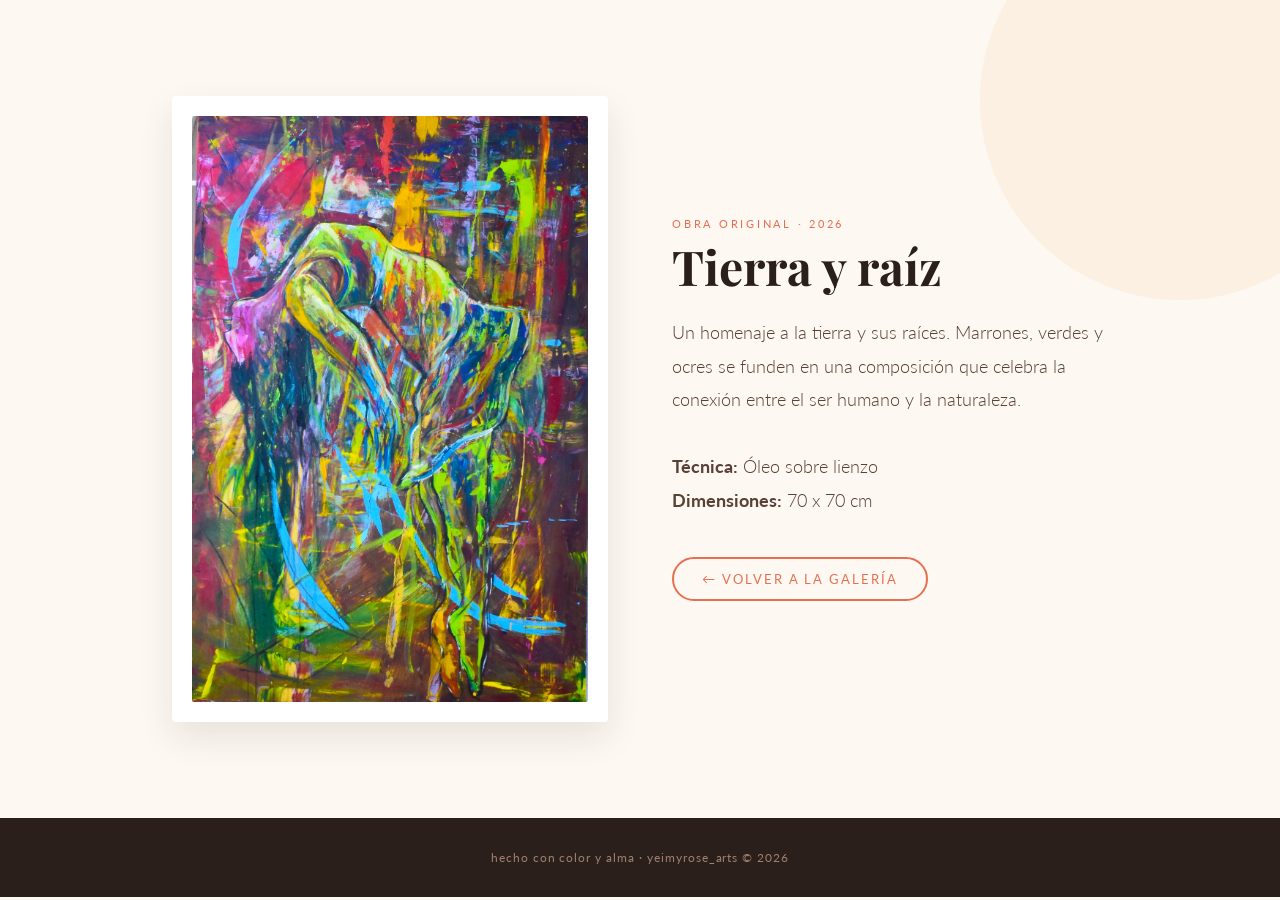
<file: Yeimy_Pagina_web/Yeimy Rose/html/detalle_obra6.html>
<!doctype html>
<html lang="es">
  <head>
    <meta charset="UTF-8" />
    <meta name="viewport" content="width=device-width, initial-scale=1.0" />
    <title>Tierra y raíz | Yeimy Rose</title>
    <link rel="stylesheet" href="../css/estilos.css" />
  </head>
  <body>
    <div class="blob blob-det"></div>

    <main class="detail-container">
      <div class="artwork-frame">
        <img src="../imagenes/obras 6.jpg" alt="Tierra y raíz" />
      </div>

      <div class="artwork-info">
        <p class="sec-label">Obra Original · 2026</p>
        <h1 class="sec-title">Tierra y raíz</h1>
        <div class="artwork-desc">
          <p>Un homenaje a la tierra y sus raíces. Marrones, verdes y ocres se funden en una composición que celebra la conexión entre el ser humano y la naturaleza.</p>
          <br />
          <p>
            <strong>Técnica:</strong> Óleo sobre lienzo<br />
            <strong>Dimensiones:</strong> 70 x 70 cm
          </p>
        </div>
        <a href="../index.html" class="btn-back">← Volver a la galería</a>
      </div>
    </main>

    <footer>
      <p>hecho con color y alma · <span>yeimyrose_arts</span> © 2026</p>
    </footer>
  </body>
</html>
</file>
<file: Yeimy Rose/styles.css>
@import url("https://fonts.googleapis.com/css2?family=Playfair+Display:ital,wght@0,400;0,700;1,400&family=Lato:wght@300;400&display=swap");

* {
  box-sizing: border-box;
  margin: 0;
  padding: 0;
}

body {
  font-family: "Lato", sans-serif;
  background: #fdf8f2;
  color: #2a1f1a;
  overflow-x: hidden;
}

/* ── Blobs ── */
.blob {
  position: absolute;
  border-radius: 50%;
  pointer-events: none;
}
.blob1 { width:520px; height:520px; background:#f4a261; opacity:.22; top:-80px; left:-120px; }
.blob2 { width:400px; height:400px; background:#e76f51; opacity:.18; top:60px; right:-80px; }
.blob3 { width:300px; height:300px; background:#2a9d8f; opacity:.15; bottom:-60px; left:30%; }
.blob4 { width:200px; height:200px; background:#e9c46a; opacity:.25; bottom:40px; right:60px; }

/* ── Header / Hero ── */
header {
  position: relative;
  min-height: 100vh;
  display: flex;
  align-items: center;
  justify-content: center;
  overflow: hidden;
  background: #fdf8f2;
}

.hero-inner {
  position: relative;
  z-index: 2;
  text-align: center;
  padding: 2rem;
}

.hero-tag {
  font-family: "Lato", sans-serif;
  font-size: 12px;
  letter-spacing: .25em;
  text-transform: uppercase;
  color: #a0522d;
  margin-bottom: 1.2rem;
  font-weight: 400;
}

.hero-name {
  font-family: "Playfair Display", serif;
  font-size: clamp(3.5rem, 9vw, 7rem);
  font-weight: 700;
  line-height: .95;
  color: #2a1f1a;
  margin-bottom: .3rem;
}
.hero-name em { font-style: italic; color: #e76f51; }

.hero-sub {
  font-family: "Playfair Display", serif;
  font-style: italic;
  font-size: 1.3rem;
  color: #a0522d;
  margin-bottom: 2rem;
  font-weight: 400;
}

.hero-desc {
  font-size: 1rem;
  color: #5a4035;
  max-width: 400px;
  margin: 0 auto 2.5rem;
  line-height: 1.8;
  font-weight: 300;
}

.btn-art {
  display: inline-block;
  padding: 13px 32px;
  border: 2px solid #e76f51;
  color: #e76f51;
  font-family: "Lato", sans-serif;
  font-size: 13px;
  letter-spacing: .15em;
  text-transform: uppercase;
  text-decoration: none;
  border-radius: 40px;
  transition: all .3s;
  background: transparent;
}
.btn-art:hover { background: #e76f51; color: #fff; }

/* ── Scroll hint ── */
.scroll-hint {
  position: absolute;
  bottom: 2.5rem;
  left: 50%;
  transform: translateX(-50%);
  display: flex;
  flex-direction: column;
  align-items: center;
  gap: 6px;
  z-index: 2;
}
.scroll-hint span {
  font-size: 11px;
  letter-spacing: .2em;
  text-transform: uppercase;
  color: #a0522d;
  font-weight: 300;
}
.scroll-line {
  width: 1px;
  height: 40px;
  background: #e76f51;
  animation: scrollpulse 2s infinite;
}
@keyframes scrollpulse {
  0%   { transform: scaleY(0); transform-origin: top; }
  50%  { transform: scaleY(1); transform-origin: top; }
  51%  { transform: scaleY(1); transform-origin: bottom; }
  100% { transform: scaleY(0); transform-origin: bottom; }
}

/* ── Secciones generales ── */
section { padding: 6rem 2rem; }

.sec-label {
  font-size: 11px;
  letter-spacing: .25em;
  text-transform: uppercase;
  color: #e76f51;
  margin-bottom: .6rem;
  font-weight: 400;
}

.sec-title {
  font-family: "Playfair Display", serif;
  font-size: 2.4rem;
  font-weight: 700;
  color: #2a1f1a;
  margin-bottom: 3rem;
  line-height: 1.1;
}

/* ── About ── */
.about-wrap {
  max-width: 800px;
  margin: 0 auto;
  display: grid;
  grid-template-columns: 1fr 1fr;
  gap: 4rem;
  align-items: center;
}

.about-art { position: relative; height: 360px; }

.paint-block { position: absolute; border-radius: 18px; }
.pb1 { width:200px; height:260px; background:#f4a261; top:0; left:0; }
.pb2 { width:160px; height:200px; background:#2a9d8f; top:60px; left:80px; }
.pb3 { width:120px; height:140px; background:#e9c46a; top:20px; left:170px; }
.pb4 { width:80px; height:80px; background:#e76f51; top:200px; left:190px; border-radius:50%; }

.about-text p {
  font-size: 1.05rem;
  line-height: 1.9;
  color: #5a4035;
  font-weight: 300;
  margin-bottom: 1.2rem;
}
.about-text strong { color: #2a1f1a; font-weight: 400; }

/* ── Galería ── */
.gallery-sec {
  background: #2a1f1a;
  padding: 6rem 2rem;
}
.gallery-sec .sec-label { color: #e9c46a; }
.gallery-sec .sec-title { color: #fdf8f2; }

.gallery-grid {
  max-width: 860px;
  margin: 0 auto;
  display: grid;
  grid-template-columns: repeat(3, 1fr);
  gap: 16px;
}

.g-item {
  border-radius: 14px;
  overflow: hidden;
  aspect-ratio: .85;
  position: relative;
  cursor: pointer;
  background: #333;
}
.g-item img {
  width: 100%;
  height: 100%;
  object-fit: cover;
  display: block;
  transition: transform .5s ease;
}
.g-item:hover img { transform: scale(1.05); }

.g-title {
  font-family: "Playfair Display", serif;
  font-size: 13px;
  font-style: italic;
  color: rgba(255,255,255,.9);
  text-align: center;
  position: absolute;
  bottom: 14px;
  left: 0;
  right: 0;
  z-index: 2;
  text-shadow: 0 2px 4px rgba(0,0,0,.5);
}

.g-overlay {
  position: absolute;
  inset: 0;
  background: rgba(42,31,26,.6);
  opacity: 0;
  transition: opacity .3s;
  display: flex;
  align-items: center;
  justify-content: center;
  border-radius: 14px;
  z-index: 3;
}
.g-item:hover .g-overlay { opacity: 1; }
.g-overlay span {
  font-size: 12px;
  letter-spacing: .15em;
  text-transform: uppercase;
  color: #fdf8f2;
  font-weight: 300;
}

/* ── Técnicas ── */
.medium-sec { max-width: 860px; margin: 0 auto; }

.mediums {
  display: grid;
  grid-template-columns: repeat(auto-fill, minmax(170px, 1fr));
  gap: 12px;
  margin-top: 0;
}

.med-card {
  border-radius: 14px;
  padding: 1.5rem 1.2rem;
  position: relative;
  overflow: hidden;
}
.med-card:nth-child(1) { background: #fce8d8; }
.med-card:nth-child(2) { background: #d4ede8; }
.med-card:nth-child(3) { background: #fdf0cc; }
.med-card:nth-child(4) { background: #f9ddd8; }

.med-icon { width:40px; height:40px; border-radius:50%; margin-bottom:12px; }
.med-card:nth-child(1) .med-icon { background: #e76f51; }
.med-card:nth-child(2) .med-icon { background: #2a9d8f; }
.med-card:nth-child(3) .med-icon { background: #e9c46a; }
.med-card:nth-child(4) .med-icon { background: #f4a261; }

.med-name {
  font-family: "Playfair Display", serif;
  font-size: 1rem;
  font-weight: 700;
  color: #2a1f1a;
  margin-bottom: 4px;
}
.med-desc { font-size:12px; color:#5a4035; font-weight:300; line-height:1.6; }

/* ── Instagram ── */
.insta-sec {
  text-align: center;
  padding: 5rem 2rem;
  background: #fdf8f2;
}
.insta-sec .sec-title { margin-bottom: 1rem; }
.insta-sec p { color:#5a4035; font-size:1rem; margin-bottom:2rem; font-weight:300; }

.insta-btn {
  display: inline-flex;
  align-items: center;
  gap: 10px;
  padding: 14px 36px;
  background: #e76f51;
  color: #fff;
  border-radius: 40px;
  text-decoration: none;
  font-size: 13px;
  letter-spacing: .1em;
  text-transform: uppercase;
  transition: background .3s;
}
.insta-btn:hover { background: #c1440e; }

.insta-icon {
  width: 18px;
  height: 18px;
  border-radius: 5px;
  border: 2px solid #fff;
  display: inline-flex;
  align-items: center;
  justify-content: center;
}
.insta-icon::after {
  content: "";
  width: 6px;
  height: 6px;
  border-radius: 50%;
  border: 1.5px solid #fff;
}

/* ── Footer ── */
footer {
  background: #2a1f1a;
  color: #a08070;
  text-align: center;
  padding: 2rem;
  font-size: 12px;
  letter-spacing: .08em;
}
footer span { color: #e9c46a; }

/* ── Botón Política de Privacidad ── */
.btn-footer {
  background: none;
  border: none;
  color: #e76f51;
  text-decoration: underline;
  cursor: pointer;
  font-size: 11px;
  margin-top: 15px;
  font-family: "Lato", sans-serif;
  letter-spacing: .1em;
  text-transform: uppercase;
  display: block;
  margin-left: auto;
  margin-right: auto;
  transition: color .3s;
}
.btn-footer:hover { color: #e9c46a; }

/* ── Modal Privacidad ── */
.modal-oculto {
  display: none;
  position: fixed;
  z-index: 1000;
  left: 0; top: 0;
  width: 100%; height: 100%;
  background-color: rgba(42,31,26,.85);
}

.modal-contenido {
  background-color: #fdf8f2;
  margin: 8% auto;
  padding: 40px;
  width: 90%;
  max-width: 600px;
  border-radius: 14px;
  position: relative;
  color: #5a4035;
  text-align: left;
  box-shadow: 0 10px 30px rgba(0,0,0,.4);
}

.cerrar-modal {
  color: #a0522d;
  float: right;
  font-size: 28px;
  font-weight: bold;
  cursor: pointer;
  line-height: 1;
  transition: color .3s;
}
.cerrar-modal:hover { color: #e76f51; }

.modal-contenido h2 {
  font-family: "Playfair Display", serif;
  color: #2a1f1a;
  font-size: 2rem;
  margin-bottom: 15px;
  border-bottom: 1px solid #e9c46a;
  padding-bottom: 10px;
}

.texto-legal {
  max-height: 55vh;
  overflow-y: auto;
  line-height: 1.8;
  font-size: .95rem;
  font-weight: 300;
  padding-right: 15px;
}
.texto-legal h3 {
  font-family: "Playfair Display", serif;
  font-size: 1.2rem;
  color: #2a1f1a;
  margin: 25px 0 10px;
}
.texto-legal ul { padding-left: 20px; margin-top: 10px; }

.texto-legal::-webkit-scrollbar { width: 6px; }
.texto-legal::-webkit-scrollbar-track { background: #fdf8f2; }
.texto-legal::-webkit-scrollbar-thumb { background: #e9c46a; border-radius: 10px; }
</file>
<file: Yeimy_Pagina_web/Yeimy Rose/css/index.css>
@import url("https://fonts.googleapis.com/css2?family=Playfair+Display:ital,wght@0,400;0,700;1,400&family=Lato:wght@300;400&display=swap");

* {
  box-sizing: border-box;
  margin: 0;
  padding: 0;
}

html {
  scroll-behavior: smooth;
}

body {
  font-family: "Lato", sans-serif;
  background: #fdf8f2;
  color: #2a1f1a;
  overflow-x: hidden;
}

/* ── Navbar ── */
.navbar {
  position: fixed;
  top: 0;
  left: 0;
  right: 0;
  z-index: 100;
  display: flex;
  align-items: center;
  justify-content: space-between;
  padding: 1.1rem 3rem;
  background: rgba(253, 248, 242, 0.94);
  backdrop-filter: blur(10px);
  -webkit-backdrop-filter: blur(10px);
  border-bottom: 1px solid rgba(231, 111, 81, 0.1);
  transition: box-shadow 0.3s;
}
.navbar.scrolled {
  box-shadow: 0 2px 20px rgba(42, 31, 26, 0.07);
}

.nav-logo {
  font-family: "Playfair Display", serif;
  font-size: 1.1rem;
  font-weight: 700;
  color: #2a1f1a;
  text-decoration: none;
  letter-spacing: 0.02em;
}
.nav-logo em {
  font-style: italic;
  color: #e76f51;
}

.nav-links {
  display: flex;
  gap: 2.4rem;
  list-style: none;
}

.nav-links a {
  font-family: "Lato", sans-serif;
  font-size: 11px;
  letter-spacing: 0.2em;
  text-transform: uppercase;
  text-decoration: none;
  color: #5a4035;
  font-weight: 400;
  transition: color 0.3s;
  position: relative;
  padding-bottom: 3px;
}
.nav-links a::after {
  content: "";
  position: absolute;
  bottom: 0;
  left: 0;
  right: 0;
  height: 1px;
  background: #e76f51;
  transform: scaleX(0);
  transform-origin: left;
  transition: transform 0.3s;
}
.nav-links a:hover {
  color: #e76f51;
}
.nav-links a:hover::after {
  transform: scaleX(1);
}

/* ── Blobs ── */
.blob {
  position: absolute;
  border-radius: 50%;
  pointer-events: none;
}
.blob1 { width:520px; height:520px; background:#f4a261; opacity:.22; top:-80px; left:-120px; }
.blob2 { width:400px; height:400px; background:#e76f51; opacity:.18; top:60px; right:-80px; }
.blob3 { width:300px; height:300px; background:#2a9d8f; opacity:.15; bottom:-60px; left:30%; }
.blob4 { width:200px; height:200px; background:#e9c46a; opacity:.25; bottom:40px; right:60px; }

/* ── Header / Hero ── */
header {
  position: relative;
  min-height: 100vh;
  display: flex;
  align-items: center;
  justify-content: center;
  overflow: hidden;
  background: #fdf8f2;
}

.hero-inner {
  position: relative;
  z-index: 2;
  text-align: center;
  padding: 2rem;
}

.hero-tag {
  font-family: "Lato", sans-serif;
  font-size: 12px;
  letter-spacing: .25em;
  text-transform: uppercase;
  color: #a0522d;
  margin-bottom: 1.2rem;
  font-weight: 400;
}

.hero-name {
  font-family: "Playfair Display", serif;
  font-size: clamp(3.5rem, 9vw, 7rem);
  font-weight: 700;
  line-height: .95;
  color: #2a1f1a;
  margin-bottom: .3rem;
}
.hero-name em { font-style: italic; color: #e76f51; }

.hero-sub {
  font-family: "Playfair Display", serif;
  font-style: italic;
  font-size: 1.3rem;
  color: #a0522d;
  margin-bottom: 2rem;
  font-weight: 400;
}

.hero-desc {
  font-size: 1rem;
  color: #5a4035;
  max-width: 400px;
  margin: 0 auto 2.5rem;
  line-height: 1.8;
  font-weight: 300;
}

/* ── Scroll hint ── */
.scroll-hint {
  position: absolute;
  bottom: 2.5rem;
  left: 50%;
  transform: translateX(-50%);
  display: flex;
  flex-direction: column;
  align-items: center;
  gap: 6px;
  z-index: 2;
}
.scroll-hint span {
  font-size: 11px;
  letter-spacing: .2em;
  text-transform: uppercase;
  color: #a0522d;
  font-weight: 300;
}
.scroll-line {
  width: 1px;
  height: 40px;
  background: #e76f51;
  animation: scrollpulse 2s infinite;
}
@keyframes scrollpulse {
  0%   { transform: scaleY(0); transform-origin: top; }
  50%  { transform: scaleY(1); transform-origin: top; }
  51%  { transform: scaleY(1); transform-origin: bottom; }
  100% { transform: scaleY(0); transform-origin: bottom; }
}

/* ── Secciones generales ── */
section { padding: 6rem 2rem; }

.sec-label {
  font-size: 11px;
  letter-spacing: .25em;
  text-transform: uppercase;
  color: #e76f51;
  margin-bottom: .6rem;
  font-weight: 400;
}

.sec-title {
  font-family: "Playfair Display", serif;
  font-size: 2.4rem;
  font-weight: 700;
  color: #2a1f1a;
  margin-bottom: 3rem;
  line-height: 1.1;
}

/* ── About ── */
.about-wrap {
  max-width: 800px;
  margin: 0 auto;
  display: grid;
  grid-template-columns: 1fr 1fr;
  gap: 4rem;
  align-items: center;
}

.about-art { position: relative; height: 360px; }

.paint-block { position: absolute; border-radius: 18px; }
.pb1 { width:200px; height:260px; background:#f4a261; top:0; left:0; }
.pb2 { width:160px; height:200px; background:#2a9d8f; top:60px; left:80px; }
.pb3 { width:120px; height:140px; background:#e9c46a; top:20px; left:170px; }
.pb4 { width:80px; height:80px; background:#e76f51; top:200px; left:190px; border-radius:50%; }

.about-text p {
  font-size: 1.05rem;
  line-height: 1.9;
  color: #5a4035;
  font-weight: 300;
  margin-bottom: 1.2rem;
}
.about-text strong { color: #2a1f1a; font-weight: 400; }

/* ── Galería ── */
.gallery-sec {
  background: #2a1f1a;
  padding: 6rem 2rem;
}
.gallery-sec .sec-label { color: #e9c46a; }
.gallery-sec .sec-title { color: #fdf8f2; }

.gallery-grid {
  max-width: 860px;
  margin: 0 auto;
  display: grid;
  grid-template-columns: repeat(3, 1fr);
  gap: 16px;
}

.g-item {
  border-radius: 14px;
  overflow: hidden;
  aspect-ratio: .85;
  position: relative;
  cursor: pointer;
  background: #333;
}
.g-item img {
  width: 100%;
  height: 100%;
  object-fit: cover;
  display: block;
  transition: transform .5s ease;
}
.g-item:hover img { transform: scale(1.05); }

.g-title {
  font-family: "Playfair Display", serif;
  font-size: 13px;
  font-style: italic;
  color: rgba(255,255,255,.9);
  text-align: center;
  position: absolute;
  bottom: 14px;
  left: 0;
  right: 0;
  z-index: 2;
  text-shadow: 0 2px 4px rgba(0,0,0,.5);
}

.g-overlay {
  position: absolute;
  inset: 0;
  background: rgba(42,31,26,.6);
  opacity: 0;
  transition: opacity .3s;
  display: flex;
  align-items: center;
  justify-content: center;
  border-radius: 14px;
  z-index: 3;
}
.g-item:hover .g-overlay { opacity: 1; }
.g-overlay span {
  font-size: 12px;
  letter-spacing: .15em;
  text-transform: uppercase;
  color: #fdf8f2;
  font-weight: 300;
}

/* ── Ver más obras ── */
.gallery-more {
  text-align: center;
  margin-top: 3rem;
}
.btn-more-art {
  display: inline-block;
  padding: 13px 32px;
  border: 2px solid #e9c46a;
  color: #e9c46a;
  font-family: "Lato", sans-serif;
  font-size: 13px;
  letter-spacing: .15em;
  text-transform: uppercase;
  text-decoration: none;
  border-radius: 40px;
  transition: all .3s;
  background: transparent;
}
.btn-more-art:hover { background: #e9c46a; color: #2a1f1a; }

/* ── Técnicas ── */
.medium-sec { max-width: 860px; margin: 0 auto; }

.mediums {
  display: grid;
  grid-template-columns: repeat(auto-fill, minmax(170px, 1fr));
  gap: 12px;
  margin-top: 0;
}

.med-card {
  border-radius: 14px;
  padding: 1.5rem 1.2rem;
  position: relative;
  overflow: hidden;
}
.med-card:nth-child(1) { background: #fce8d8; }
.med-card:nth-child(2) { background: #d4ede8; }
.med-card:nth-child(3) { background: #fdf0cc; }
.med-card:nth-child(4) { background: #f9ddd8; }

.med-icon { width:40px; height:40px; border-radius:50%; margin-bottom:12px; }
.med-card:nth-child(1) .med-icon { background: #e76f51; }
.med-card:nth-child(2) .med-icon { background: #2a9d8f; }
.med-card:nth-child(3) .med-icon { background: #e9c46a; }
.med-card:nth-child(4) .med-icon { background: #f4a261; }

.med-name {
  font-family: "Playfair Display", serif;
  font-size: 1rem;
  font-weight: 700;
  color: #2a1f1a;
  margin-bottom: 4px;
}
.med-desc { font-size:12px; color:#5a4035; font-weight:300; line-height:1.6; }

/* ── Instagram ── */
.insta-sec {
  text-align: center;
  padding: 5rem 2rem;
  background: #fdf8f2;
}
.insta-sec .sec-title { margin-bottom: 1rem; }
.insta-sec p { color:#5a4035; font-size:1rem; margin-bottom:2rem; font-weight:300; }

.insta-btn {
  display: inline-flex;
  align-items: center;
  gap: 10px;
  padding: 14px 36px;
  background: #e76f51;
  color: #fff;
  border-radius: 40px;
  text-decoration: none;
  font-size: 13px;
  letter-spacing: .1em;
  text-transform: uppercase;
  transition: background .3s;
}
.insta-btn:hover { background: #c1440e; }

.insta-icon {
  width: 18px;
  height: 18px;
  border-radius: 5px;
  border: 2px solid #fff;
  display: inline-flex;
  align-items: center;
  justify-content: center;
}
.insta-icon::after {
  content: "";
  width: 6px;
  height: 6px;
  border-radius: 50%;
  border: 1.5px solid #fff;
}

/* ── Contacto placeholder ── */
.contact-sec {
  padding: 6rem 2rem;
  background: #fdf8f2;
  text-align: center;
}
.contact-sec .sec-title { margin-bottom: 1rem; }
.contact-sec p { color: #5a4035; font-size: 1rem; font-weight: 300; }

/* ── Footer ── */
footer {
  background: #2a1f1a;
  color: #a08070;
  text-align: center;
  padding: 2rem;
  font-size: 12px;
  letter-spacing: .08em;
}
footer span { color: #e9c46a; }

/* ── Botón Política de Privacidad ── */
.btn-footer {
  background: none;
  border: none;
  color: #e76f51;
  text-decoration: underline;
  cursor: pointer;
  font-size: 11px;
  margin-top: 15px;
  font-family: "Lato", sans-serif;
  letter-spacing: .1em;
  text-transform: uppercase;
  display: block;
  margin-left: auto;
  margin-right: auto;
  transition: color .3s;
}
.btn-footer:hover { color: #e9c46a; }

/* ── Modal Privacidad ── */
.modal-oculto {
  display: none;
  position: fixed;
  z-index: 1000;
  left: 0; top: 0;
  width: 100%; height: 100%;
  background-color: rgba(42,31,26,.85);
}

.modal-contenido {
  background-color: #fdf8f2;
  margin: 8% auto;
  padding: 40px;
  width: 90%;
  max-width: 600px;
  border-radius: 14px;
  position: relative;
  color: #5a4035;
  text-align: left;
  box-shadow: 0 10px 30px rgba(0,0,0,.4);
}

.cerrar-modal {
  color: #a0522d;
  float: right;
  font-size: 28px;
  font-weight: bold;
  cursor: pointer;
  line-height: 1;
  transition: color .3s;
}
.cerrar-modal:hover { color: #e76f51; }

.modal-contenido h2 {
  font-family: "Playfair Display", serif;
  color: #2a1f1a;
  font-size: 2rem;
  margin-bottom: 15px;
  border-bottom: 1px solid #e9c46a;
  padding-bottom: 10px;
}

.texto-legal {
  max-height: 55vh;
  overflow-y: auto;
  line-height: 1.8;
  font-size: .95rem;
  font-weight: 300;
  padding-right: 15px;
}
.texto-legal h3 {
  font-family: "Playfair Display", serif;
  font-size: 1.2rem;
  color: #2a1f1a;
  margin: 25px 0 10px;
}
.texto-legal ul { padding-left: 20px; margin-top: 10px; }

.texto-legal::-webkit-scrollbar { width: 6px; }
.texto-legal::-webkit-scrollbar-track { background: #fdf8f2; }
.texto-legal::-webkit-scrollbar-thumb { background: #e9c46a; border-radius: 10px; }
</file>
<file: Yeimy Rose/detalle.css>
@import url("https://fonts.googleapis.com/css2?family=Playfair+Display:ital,wght@0,400;0,700;1,400&family=Lato:wght@300;400&display=swap");

* {
  box-sizing: border-box;
  margin: 0;
  padding: 0;
}

body {
  font-family: "Lato", sans-serif;
  background: #fdf8f2;
  color: #2a1f1a;
  overflow-x: hidden;
}

/* ── Blob decorativo ── */
.blob {
  position: absolute;
  border-radius: 50%;
  pointer-events: none;
  z-index: -1;
}
.blob-det {
  width: 400px;
  height: 400px;
  background: #f4a261;
  opacity: .1;
  top: -100px;
  right: -100px;
}

/* ── Layout detalle ── */
.detail-container {
  max-width: 1000px;
  margin: 4rem auto;
  padding: 2rem;
  display: grid;
  grid-template-columns: 1fr 1fr;
  gap: 4rem;
  align-items: center;
}

@media (max-width: 768px) {
  .detail-container {
    grid-template-columns: 1fr;
    gap: 2rem;
    margin: 2rem auto;
  }
}

/* ── Imagen ── */
.artwork-frame {
  background: #fff;
  padding: 20px;
  box-shadow: 0 15px 35px rgba(42,31,26,.1);
  border-radius: 4px;
}
.artwork-frame img {
  width: 100%;
  display: block;
  border-radius: 2px;
}

/* ── Texto ── */
.sec-label {
  font-size: 11px;
  letter-spacing: .25em;
  text-transform: uppercase;
  color: #e76f51;
  margin-bottom: .6rem;
  font-weight: 400;
}

.sec-title {
  font-family: "Playfair Display", serif;
  font-size: 3rem;
  font-weight: 700;
  color: #2a1f1a;
  margin-bottom: 1.5rem;
  line-height: 1.1;
}

.artwork-desc {
  font-size: 1.1rem;
  line-height: 1.9;
  color: #5a4035;
  margin-bottom: 2.5rem;
  font-weight: 300;
}

/* ── Botón volver ── */
.btn-back {
  display: inline-flex;
  align-items: center;
  gap: 10px;
  padding: 12px 28px;
  border: 2px solid #e76f51;
  color: #e76f51;
  text-decoration: none;
  font-size: 13px;
  letter-spacing: .15em;
  text-transform: uppercase;
  border-radius: 40px;
  transition: all .3s;
}
.btn-back:hover { background: #e76f51; color: #fff; }

/* ── Footer ── */
footer {
  background: #2a1f1a;
  color: #a08070;
  text-align: center;
  padding: 2rem;
  font-size: 12px;
  letter-spacing: .08em;
  margin-top: 4rem;
}
</file>
<file: Yeimy_Pagina_web/Yeimy Rose/css/estilos.css>
@import url("https://fonts.googleapis.com/css2?family=Playfair+Display:ital,wght@0,400;0,700;1,400&family=Lato:wght@300;400&display=swap");

* {
  box-sizing: border-box;
  margin: 0;
  padding: 0;
}

body {
  font-family: "Lato", sans-serif;
  background: #fdf8f2;
  color: #2a1f1a;
  overflow-x: hidden;
}

/* ── Blob decorativo ── */
.blob {
  position: absolute;
  border-radius: 50%;
  pointer-events: none;
  z-index: -1;
}
.blob-det {
  width: 400px;
  height: 400px;
  background: #f4a261;
  opacity: .1;
  top: -100px;
  right: -100px;
}

/* ── Layout detalle ── */
.detail-container {
  max-width: 1000px;
  margin: 4rem auto;
  padding: 2rem;
  display: grid;
  grid-template-columns: 1fr 1fr;
  gap: 4rem;
  align-items: center;
}

@media (max-width: 768px) {
  .detail-container {
    grid-template-columns: 1fr;
    gap: 2rem;
    margin: 2rem auto;
  }
}

/* ── Imagen ── */
.artwork-frame {
  background: #fff;
  padding: 20px;
  box-shadow: 0 15px 35px rgba(42,31,26,.1);
  border-radius: 4px;
}
.artwork-frame img {
  width: 100%;
  display: block;
  border-radius: 2px;
}

/* ── Texto ── */
.sec-label {
  font-size: 11px;
  letter-spacing: .25em;
  text-transform: uppercase;
  color: #e76f51;
  margin-bottom: .6rem;
  font-weight: 400;
}

.sec-title {
  font-family: "Playfair Display", serif;
  font-size: 3rem;
  font-weight: 700;
  color: #2a1f1a;
  margin-bottom: 1.5rem;
  line-height: 1.1;
}

.artwork-desc {
  font-size: 1.1rem;
  line-height: 1.9;
  color: #5a4035;
  margin-bottom: 2.5rem;
  font-weight: 300;
}

/* ── Botón volver ── */
.btn-back {
  display: inline-flex;
  align-items: center;
  gap: 10px;
  padding: 12px 28px;
  border: 2px solid #e76f51;
  color: #e76f51;
  text-decoration: none;
  font-size: 13px;
  letter-spacing: .15em;
  text-transform: uppercase;
  border-radius: 40px;
  transition: all .3s;
}
.btn-back:hover { background: #e76f51; color: #fff; }

/* ── Footer ── */
footer {
  background: #2a1f1a;
  color: #a08070;
  text-align: center;
  padding: 2rem;
  font-size: 12px;
  letter-spacing: .08em;
  margin-top: 4rem;
}
</file>
